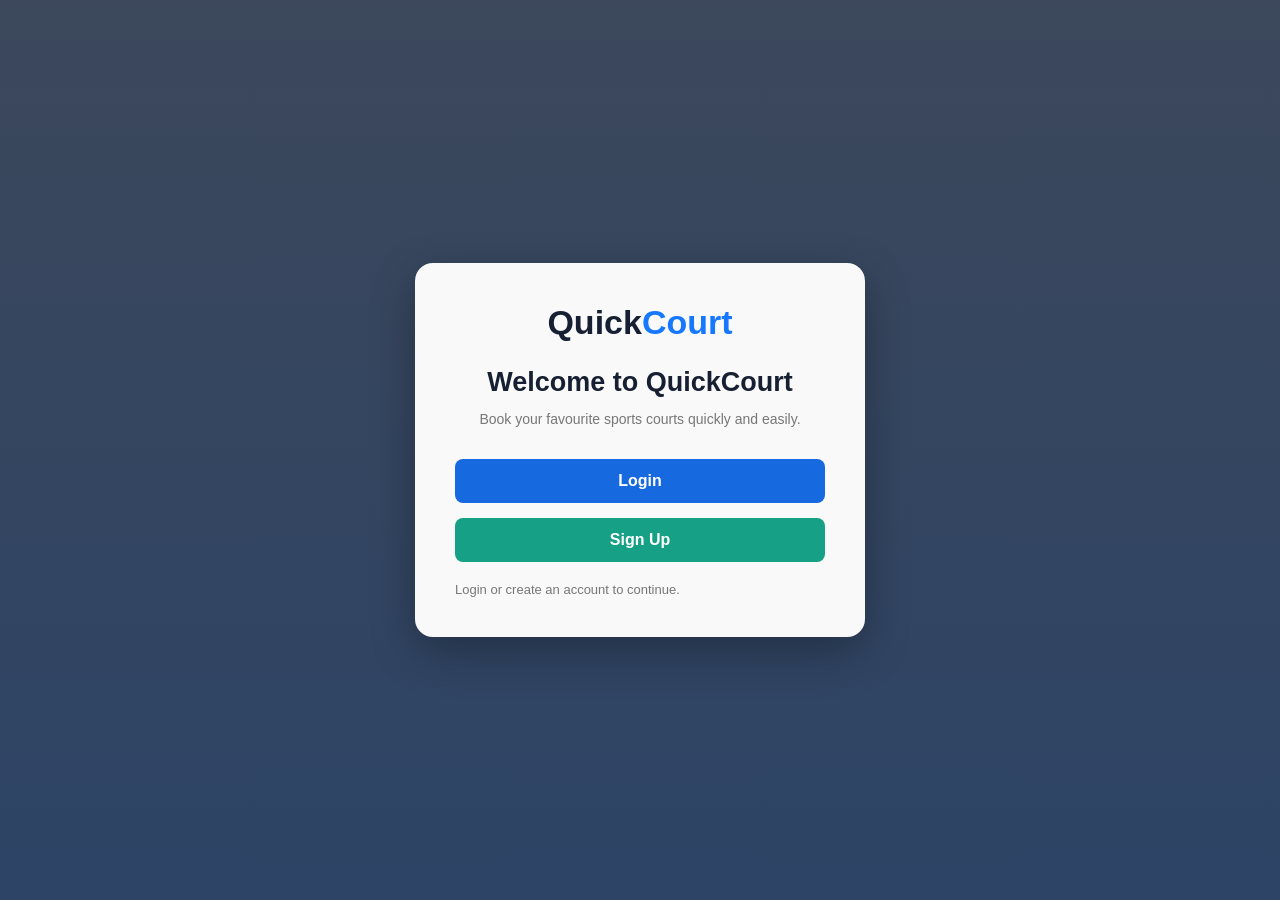
<file: index.html>
<!DOCTYPE html>
<html lang="en">
<head>
    <meta charset="UTF-8">
    <meta name="viewport" content="width=device-width, initial-scale=1.0">

    <title>Welcome to QuickCourt</title>

    <link rel="stylesheet" href="auth.css">
</head>

<body class="auth-page">

    <div class="auth-container">
        <div class="auth-card">

            <h1>Quick<span>Court</span></h1>

            <h2>Welcome to QuickCourt</h2>

            <p class="subtitle">
                Book your favourite sports courts quickly and easily.
            </p>

            <a href="login.html" class="auth-button">
                Login
            </a>

            <a href="signup.html" class="auth-button secondary-button">
                Sign Up
            </a>

            <p class="small-text">
                Login or create an account to continue.
            </p>

        </div>
    </div>

</body>
</html>
</file>
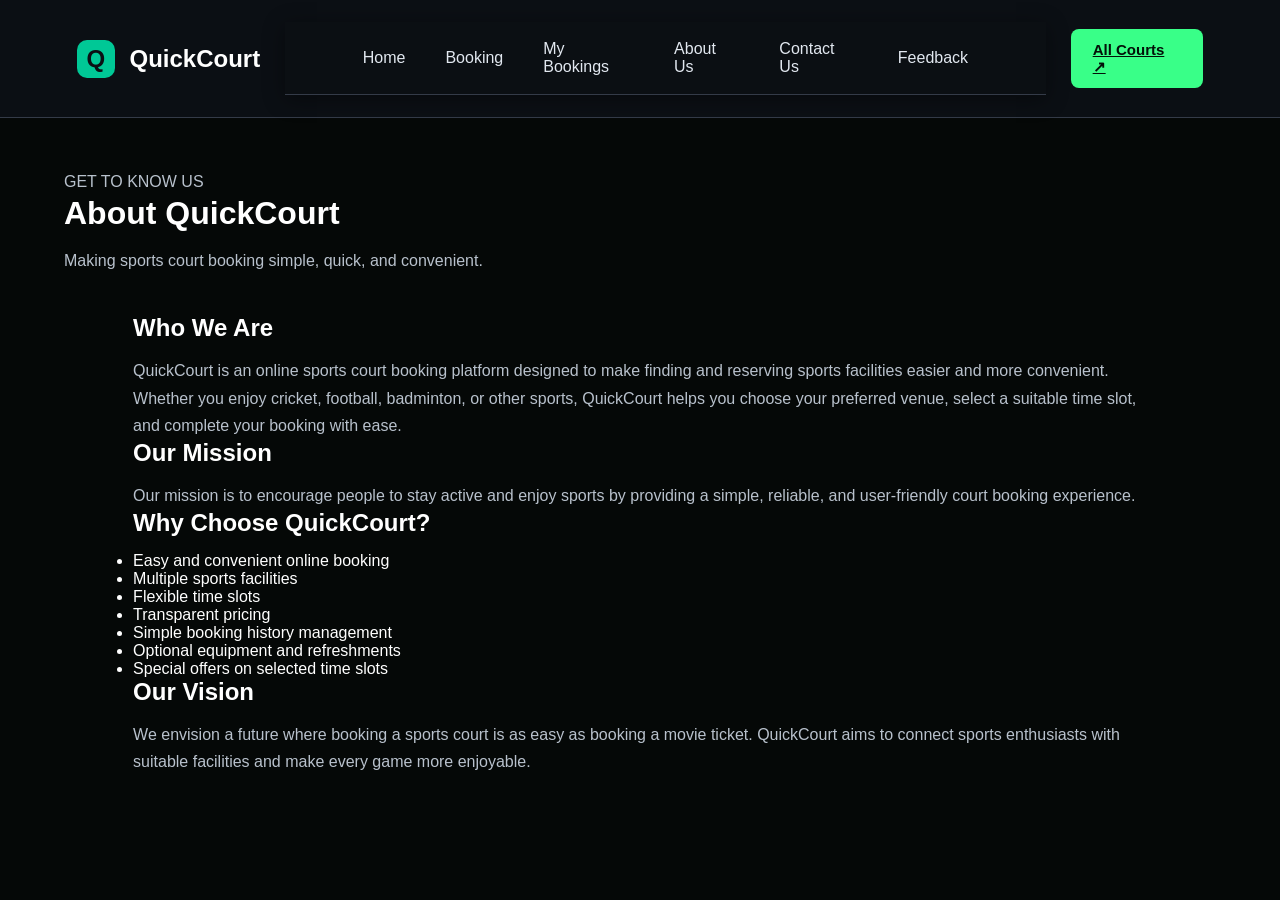
<file: about.html>
<!DOCTYPE html>
<html lang="en">

<head>
    <meta charset="UTF-8">
    <meta name="viewport" content="width=device-width, initial-scale=1.0">

    <title>About Us | QuickCourt</title>

    <link rel="stylesheet" href="style.css">
</head>

<body>

    <!-- Navigation -->
    <header class="site-header">

        <a href="index.html" class="brand">
            <span>Q</span>
            QuickCourt
        </a>

        <nav>
            <a href="index.html">Home</a>
            <a href="booking.html">Booking</a>
            <a href="history.html">My Bookings</a>
            <a href="about.html" class="active">About Us</a>
            <a href="contact.html">Contact Us</a>
            <a href="feedback.html">Feedback</a>
        </nav>

        <a href="index.html#courts" class="btn btn-primary btn-small">
            All Courts ↗
        </a>

    </header>


    <!-- About Us Content -->
    <main class="booking-page">

        <div class="page-heading">

            <p class="eyebrow">GET TO KNOW US</p>

            <h1>About QuickCourt</h1>

            <p>
                Making sports court booking simple, quick, and convenient.
            </p>

        </div>


        <section class="panel">

            <h2>Who We Are</h2>

            <p>
                QuickCourt is an online sports court booking platform
                designed to make finding and reserving sports facilities
                easier and more convenient.
            </p>

            <p>
                Whether you enjoy cricket, football, badminton, or other
                sports, QuickCourt helps you choose your preferred venue,
                select a suitable time slot, and complete your booking
                with ease.
            </p>


            <h2>Our Mission</h2>

            <p>
                Our mission is to encourage people to stay active and
                enjoy sports by providing a simple, reliable, and
                user-friendly court booking experience.
            </p>


            <h2>Why Choose QuickCourt?</h2>

            <ul>

                <li>Easy and convenient online booking</li>

                <li>Multiple sports facilities</li>

                <li>Flexible time slots</li>

                <li>Transparent pricing</li>

                <li>Simple booking history management</li>

                <li>Optional equipment and refreshments</li>

                <li>Special offers on selected time slots</li>

            </ul>


            <h2>Our Vision</h2>

            <p>
                We envision a future where booking a sports court is
                as easy as booking a movie ticket. QuickCourt aims to
                connect sports enthusiasts with suitable facilities
                and make every game more enjoyable.
            </p>

        </section>

    </main>


    <script src="script.js"></script>

</body>

</html>
</file>
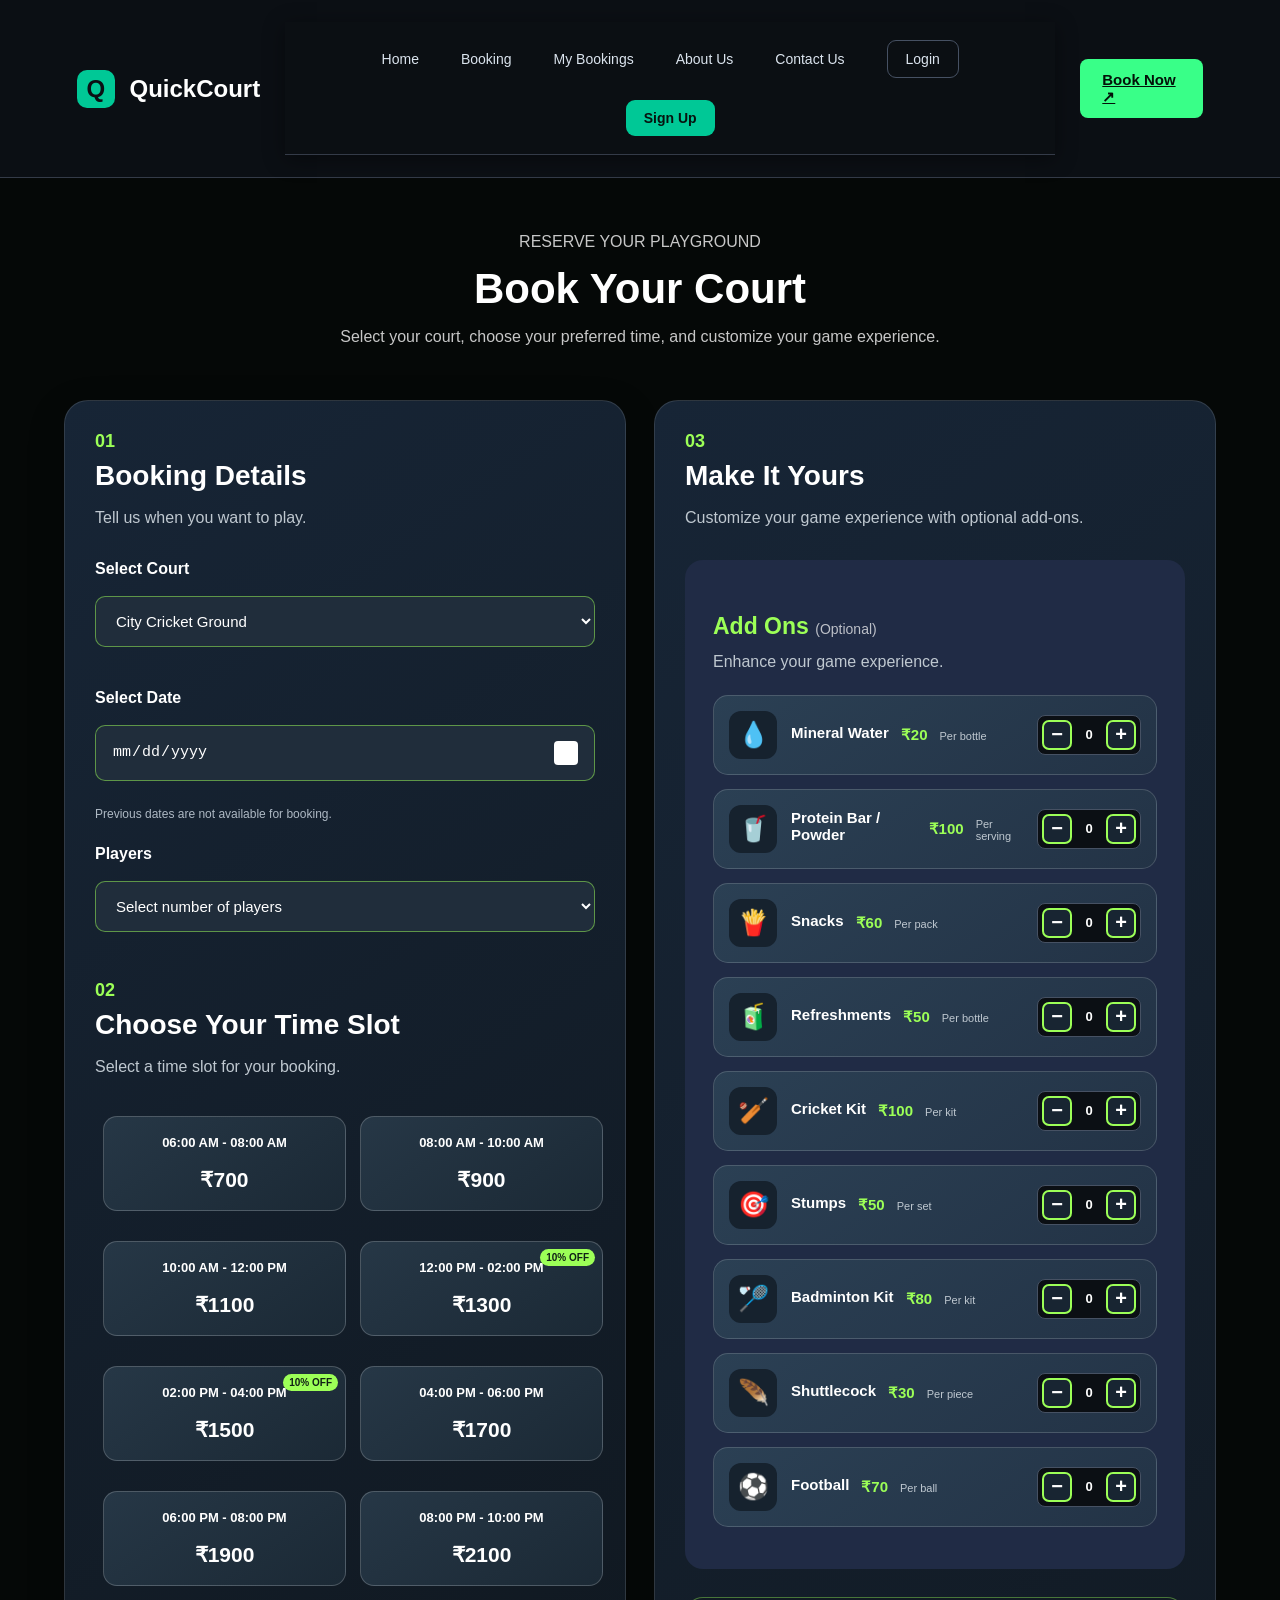
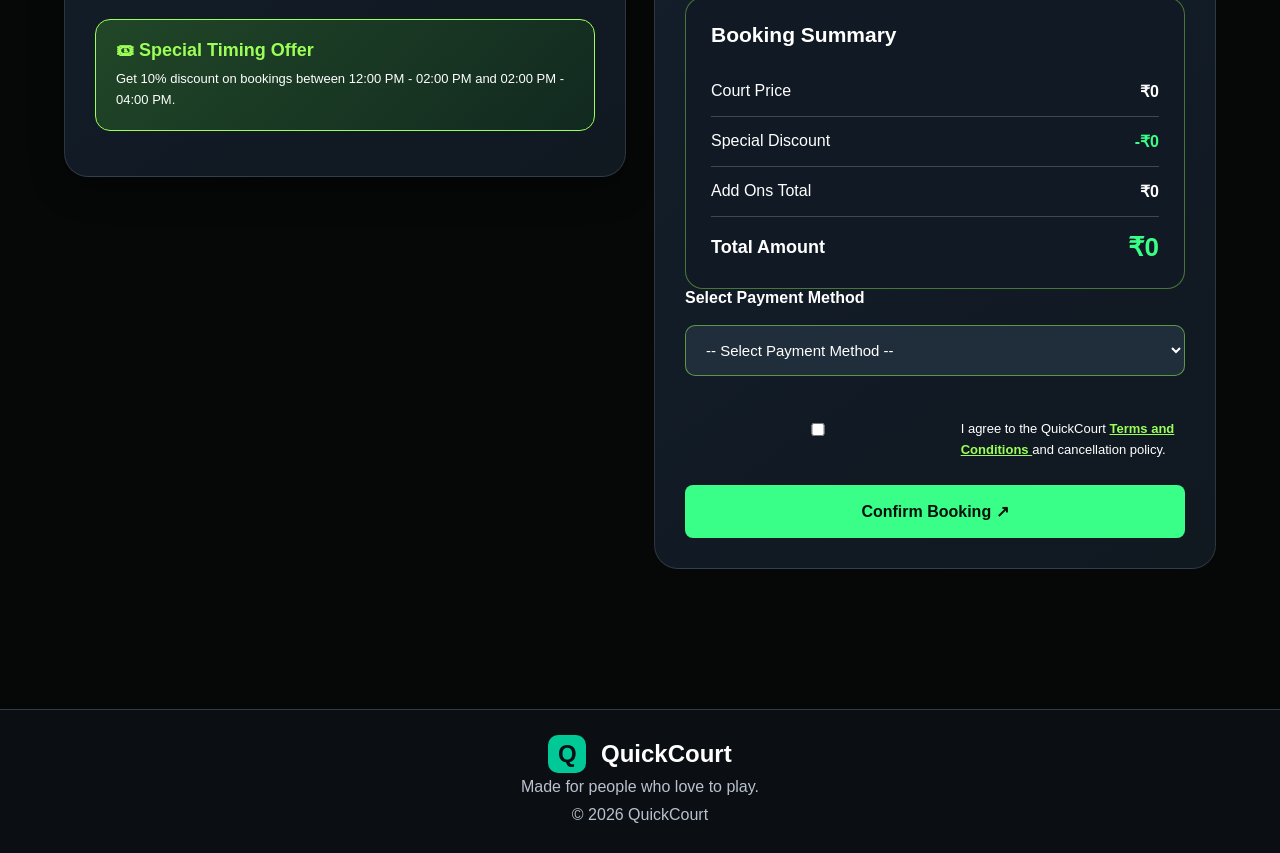
<file: booking.html>
<!DOCTYPE html>
<html lang="en">

<head>
    <meta charset="UTF-8">
    <meta name="viewport" content="width=device-width, initial-scale=1.0">

    <title>Book a Court | QuickCourt</title>

    <link rel="stylesheet" href="style.css">
</head>

<body>

    <!-- ================= NAVIGATION ================= -->

    <header class="site-header">

        <a href="index.html" class="brand">
            <span>Q</span>
            QuickCourt
        </a>

        <nav class="main-nav">
            <a href="index.html">Home</a>
            <a href="booking.html">Booking</a>
            <a href="history.html">My Bookings</a>
            <a href="about.html">About Us</a>
            <a href="contact.html">Contact Us</a>
            <a href="login.html" class="nav-login">Login</a>
            <a href="signup.html" class="nav-signup">Sign Up</a>
        </nav>

        <a href="booking.html" class="btn btn-primary btn-small">
            Book Now ↗
        </a>

    </header>


    <!-- ================= MAIN BOOKING PAGE ================= -->

    <main class="booking-page">

        <div class="booking-heading">

            <p class="eyebrow">
                RESERVE YOUR PLAYGROUND
            </p>

            <h1>
                Book Your Court
            </h1>

            <p>
                Select your court, choose your preferred time,
                and customize your game experience.
            </p>

        </div>


        <!-- TWO EQUAL COLUMNS -->

        <div class="booking-layout">


            <!-- ================= LEFT COLUMN ================= -->

            <section class="booking-details">

                <div class="step-number">
                    01
                </div>

                <h2>
                    Booking Details
                </h2>

                <p class="section-description">
                    Tell us when you want to play.
                </p>


                <!-- SELECT COURT -->

                <div class="form-group">

                    <label for="court">
                        Select Court
                    </label>

                    <select id="court" name="court" required>

                        <option value="City Cricket Ground">
                            City Cricket Ground
                        </option>

                        <option value="Urban Football Turf">
                            Urban Football Turf
                        </option>

                        <option value="Smash Badminton Arena">
                            Smash Badminton Arena
                        </option>

                    </select>

                </div>


                <!-- SELECT DATE -->

                <div class="form-group">

                    <label for="bookingDate">
                        Select Date
                    </label>

                    <input
                        type="date"
                        id="bookingDate"
                        name="bookingDate"
                        required
                    >

                    <small class="date-note">
                        Previous dates are not available for booking.
                    </small>

                </div>


                <!-- SELECT PLAYERS -->

                <div class="form-group">

                    <label for="players">
                        Players
                    </label>

                    <select id="players" name="players" required>

                        <option value="">
                            Select number of players
                        </option>

                        <option value="2">
                            2 players
                        </option>

                        <option value="3">
                            3 players
                        </option>

                        <option value="4">
                            4 players
                        </option>

                        <option value="5">
                            5 players
                        </option>

                        <option value="6">
                            6 players
                        </option>

                        <option value="7">
                            7 players
                        </option>

                        <option value="8">
                            8 players
                        </option>

                        <option value="9">
                            9 players
                        </option>

                        <option value="10">
                            10 players
                        </option>

                        <option value="11">
                            11 players
                        </option>

                        <option value="12">
                            12 players
                        </option>

                    </select>

                </div>


                <!-- TIME SLOTS DIRECTLY BELOW PLAYERS -->

                <div class="time-section">

                    <div class="step-number">
                        02
                    </div>

                    <h2>
                        Choose Your Time Slot
                    </h2>

                    <p class="section-description">
                        Select a time slot for your booking.
                    </p>


                    <input
                        type="hidden"
                        id="bookingTime"
                        name="bookingTime"
                    >


                    <div class="time-slot-grid">

                        <button
                            type="button"
                            class="time-slot"
                            data-time="06:00 AM - 08:00 AM"
                            data-price="700"
                        >
                            <span>06:00 AM - 08:00 AM</span>
                            <strong>₹700</strong>
                        </button>


                        <button
                            type="button"
                            class="time-slot"
                            data-time="08:00 AM - 10:00 AM"
                            data-price="900"
                        >
                            <span>08:00 AM - 10:00 AM</span>
                            <strong>₹900</strong>
                        </button>


                        <button
                            type="button"
                            class="time-slot"
                            data-time="10:00 AM - 12:00 PM"
                            data-price="1100"
                        >
                            <span>10:00 AM - 12:00 PM</span>
                            <strong>₹1100</strong>
                        </button>


                        <button
                            type="button"
                            class="time-slot special-slot"
                            data-time="12:00 PM - 02:00 PM"
                            data-price="1300"
                        >
                            <span>12:00 PM - 02:00 PM</span>
                            <small>10% OFF</small>
                            <strong>₹1300</strong>
                        </button>


                        <button
                            type="button"
                            class="time-slot special-slot"
                            data-time="02:00 PM - 04:00 PM"
                            data-price="1500"
                        >
                            <span>02:00 PM - 04:00 PM</span>
                            <small>10% OFF</small>
                            <strong>₹1500</strong>
                        </button>


                        <button
                            type="button"
                            class="time-slot"
                            data-time="04:00 PM - 06:00 PM"
                            data-price="1700"
                        >
                            <span>04:00 PM - 06:00 PM</span>
                            <strong>₹1700</strong>
                        </button>


                        <button
                            type="button"
                            class="time-slot"
                            data-time="06:00 PM - 08:00 PM"
                            data-price="1900"
                        >
                            <span>06:00 PM - 08:00 PM</span>
                            <strong>₹1900</strong>
                        </button>


                        <button
                            type="button"
                            class="time-slot"
                            data-time="08:00 PM - 10:00 PM"
                            data-price="2100"
                        >
                            <span>08:00 PM - 10:00 PM</span>
                            <strong>₹2100</strong>
                        </button>

                    </div>


                    <!-- SPECIAL OFFER -->

                    <div class="special-offer">

                        <h3>
                            🎟 Special Timing Offer
                        </h3>

                        <p>
                            Get 10% discount on bookings between
                            12:00 PM - 02:00 PM and
                            02:00 PM - 04:00 PM.
                        </p>

                    </div>

                </div>

            </section>



            <!-- ================= RIGHT COLUMN ================= -->

            <section class="customization-section">

                <div class="step-number">
                    03
                </div>

                <h2>
                    Make It Yours
                </h2>

                <p class="section-description">
                    Customize your game experience with optional add-ons.
                </p>


                <!-- ADD-ONS / EQUIPMENT -->

                <div class="addons-section">

                    <h3>
                        Add Ons
                        <span>(Optional)</span>
                    </h3>

                    <p class="addon-description">
                        Enhance your game experience.
                    </p>


                    <!-- MINERAL WATER -->

                    <div class="addon-card">

                        <div class="addon-icon">
                            💧
                        </div>

                        <div class="addon-info">

                            <h4>
                                Mineral Water
                            </h4>

                            <strong>
                                ₹20
                            </strong>

                            <small>
                                Per bottle
                            </small>

                        </div>

                        <div class="quantity-control">

                            <button
                                type="button"
                                onclick="changeAddon('water', -1)"
                            >
                                −
                            </button>

                            <span id="water-qty">
                                0
                            </span>

                            <button
                                type="button"
                                onclick="changeAddon('water', 1)"
                            >
                                +
                            </button>

                        </div>

                    </div>


                    <!-- PROTEIN -->

                    <div class="addon-card">

                        <div class="addon-icon">
                            🥤
                        </div>

                        <div class="addon-info">

                            <h4>
                                Protein Bar / Powder
                            </h4>

                            <strong>
                                ₹100
                            </strong>

                            <small>
                                Per serving
                            </small>

                        </div>

                        <div class="quantity-control">

                            <button
                                type="button"
                                onclick="changeAddon('protein', -1)"
                            >
                                −
                            </button>

                            <span id="protein-qty">
                                0
                            </span>

                            <button
                                type="button"
                                onclick="changeAddon('protein', 1)"
                            >
                                +
                            </button>

                        </div>

                    </div>


                    <!-- SNACKS -->

                    <div class="addon-card">

                        <div class="addon-icon">
                            🍟
                        </div>

                        <div class="addon-info">

                            <h4>
                                Snacks
                            </h4>

                            <strong>
                                ₹60
                            </strong>

                            <small>
                                Per pack
                            </small>

                        </div>

                        <div class="quantity-control">

                            <button
                                type="button"
                                onclick="changeAddon('snacks', -1)"
                            >
                                −
                            </button>

                            <span id="snacks-qty">
                                0
                            </span>

                            <button
                                type="button"
                                onclick="changeAddon('snacks', 1)"
                            >
                                +
                            </button>

                        </div>

                    </div>


                    <!-- REFRESHMENTS -->

                    <div class="addon-card">

                        <div class="addon-icon">
                            🧃
                        </div>

                        <div class="addon-info">

                            <h4>
                                Refreshments
                            </h4>

                            <strong>
                                ₹50
                            </strong>

                            <small>
                                Per bottle
                            </small>

                        </div>

                        <div class="quantity-control">

                            <button
                                type="button"
                                onclick="changeAddon('refreshments', -1)"
                            >
                                −
                            </button>

                            <span id="refreshments-qty">
                                0
                            </span>

                            <button
                                type="button"
                                onclick="changeAddon('refreshments', 1)"
                            >
                                +
                            </button>

                        </div>

                    </div>


                    <!-- CRICKET KIT -->

                    <div class="addon-card equipment-addon">

                        <div class="addon-icon">
                            🏏
                        </div>

                        <div class="addon-info">

                            <h4>
                                Cricket Kit
                            </h4>

                            <strong>
                                ₹100
                            </strong>

                            <small>
                                Per kit
                            </small>

                        </div>

                        <div class="quantity-control">

                            <button
                                type="button"
                                onclick="changeAddon('cricketKit', -1)"
                            >
                                −
                            </button>

                            <span id="cricketKit-qty">
                                0
                            </span>

                            <button
                                type="button"
                                onclick="changeAddon('cricketKit', 1)"
                            >
                                +
                            </button>

                        </div>

                    </div>


                    <!-- STUMPS -->

                    <div class="addon-card equipment-addon">

                        <div class="addon-icon">
                            🎯
                        </div>

                        <div class="addon-info">

                            <h4>
                                Stumps
                            </h4>

                            <strong>
                                ₹50
                            </strong>

                            <small>
                                Per set
                            </small>

                        </div>

                        <div class="quantity-control">

                            <button
                                type="button"
                                onclick="changeAddon('stumps', -1)"
                            >
                                −
                            </button>

                            <span id="stumps-qty">
                                0
                            </span>

                            <button
                                type="button"
                                onclick="changeAddon('stumps', 1)"
                            >
                                +
                            </button>

                        </div>

                    </div>


                    <!-- BADMINTON KIT -->

                    <div class="addon-card equipment-addon">

                        <div class="addon-icon">
                            🏸
                        </div>

                        <div class="addon-info">

                            <h4>
                                Badminton Kit
                            </h4>

                            <strong>
                                ₹80
                            </strong>

                            <small>
                                Per kit
                            </small>

                        </div>

                        <div class="quantity-control">

                            <button
                                type="button"
                                onclick="changeAddon('badmintonKit', -1)"
                            >
                                −
                            </button>

                            <span id="badmintonKit-qty">
                                0
                            </span>

                            <button
                                type="button"
                                onclick="changeAddon('badmintonKit', 1)"
                            >
                                +
                            </button>

                        </div>

                    </div>


                    <!-- SHUTTLECOCK -->

                    <div class="addon-card equipment-addon">

                        <div class="addon-icon">
                            🪶
                        </div>

                        <div class="addon-info">

                            <h4>
                                Shuttlecock
                            </h4>

                            <strong>
                                ₹30
                            </strong>

                            <small>
                                Per piece
                            </small>

                        </div>

                        <div class="quantity-control">

                            <button
                                type="button"
                                onclick="changeAddon('shuttleCock', -1)"
                            >
                                −
                            </button>

                            <span id="shuttleCock-qty">
                                0
                            </span>

                            <button
                                type="button"
                                onclick="changeAddon('shuttleCock', 1)"
                            >
                                +
                            </button>

                        </div>

                    </div>


                    <!-- FOOTBALL -->

                    <div class="addon-card equipment-addon">

                        <div class="addon-icon">
                            ⚽
                        </div>

                        <div class="addon-info">

                            <h4>
                                Football
                            </h4>

                            <strong>
                                ₹70
                            </strong>

                            <small>
                                Per ball
                            </small>

                        </div>

                        <div class="quantity-control">

                            <button
                                type="button"
                                onclick="changeAddon('football', -1)"
                            >
                                −
                            </button>

                            <span id="football-qty">
                                0
                            </span>

                            <button
                                type="button"
                                onclick="changeAddon('football', 1)"
                            >
                                +
                            </button>

                        </div>

                    </div>

                </div>



                <!-- ================= BOOKING SUMMARY ================= -->

                <div class="price-summary">

                    <h3>
                        Booking Summary
                    </h3>

                    <div class="summary-row">

                        <span>
                            Court Price
                        </span>

                        <strong id="court-price">
                            ₹0
                        </strong>

                    </div>


                    <div class="summary-row">

                        <span>
                            Special Discount
                        </span>

                        <strong
                            id="discount-amount"
                            class="discount-text"
                        >
                            ₹0
                        </strong>

                    </div>


                    <div class="summary-row">

                        <span>
                            Add Ons Total
                        </span>

                        <strong id="addons-total">
                            ₹0
                        </strong>

                    </div>


                    <div class="summary-row total-row">

                        <span>
                            Total Amount
                        </span>

                        <strong id="total-amount">
                            ₹0
                        </strong>

                    </div>

                </div>



                <!-- PAYMENT METHOD -->

                <div class="form-group">

                    <label for="paymentMethod">
                        Select Payment Method
                    </label>

                    <select
                        id="paymentMethod"
                        name="paymentMethod"
                        required
                    >

                        <option value="">
                            -- Select Payment Method --
                        </option>

                        <option value="UPI">
                            UPI
                        </option>

                        <option value="Credit/Debit Card">
                            Credit/Debit Card
                        </option>

                        <option value="Net Banking">
                            Net Banking
                        </option>

                        <option value="Pay Later">
                            Pay Later — 50% Deposit
                        </option>

                    </select>


                    <div
                        id="deposit-info"
                        class="deposit-info"
                    >

                        <strong>
                            Pay Later Option
                        </strong>

                        <p>
                            Pay 50% of the total amount now.
                            The remaining 50% can be paid at the venue.
                        </p>

                        <p>
                            <strong>
                                Deposit Required:
                            </strong>

                            <span id="deposit-amount">
                                ₹0
                            </span>
                        </p>

                        <p>
                            <strong>
                                Remaining Amount:
                            </strong>

                            <span id="remaining-amount">
                                ₹0
                            </span>
                        </p>

                    </div>

                </div>



                <!-- TERMS AND CONDITIONS -->

                <div class="terms-box">

                    <label class="terms-label">

                        <input
                            type="checkbox"
                            id="terms"
                            required
                        >

                        <span>
                            I agree to the QuickCourt

                            <a
                                href="terms.html"
                                target="_blank"
                            >
                                Terms and Conditions
                            </a>

                            and cancellation policy.
                        </span>

                    </label>

                </div>



                <!-- CONFIRM BOOKING -->

                <button
                    type="button"
                    id="confirm-booking"
                    class="btn btn-primary confirm-btn"
                >
                    Confirm Booking ↗
                </button>

            </section>

        </div>

    </main>



    <!-- ================= FOOTER ================= -->

    <footer>

        <div class="brand">
            <span>Q</span>
            QuickCourt
        </div>

        <p>
            Made for people who love to play.
        </p>

        <p>
            © 2026 QuickCourt
        </p>

    </footer>


    <script src="script.js"></script>

</body>

</html>
</file>
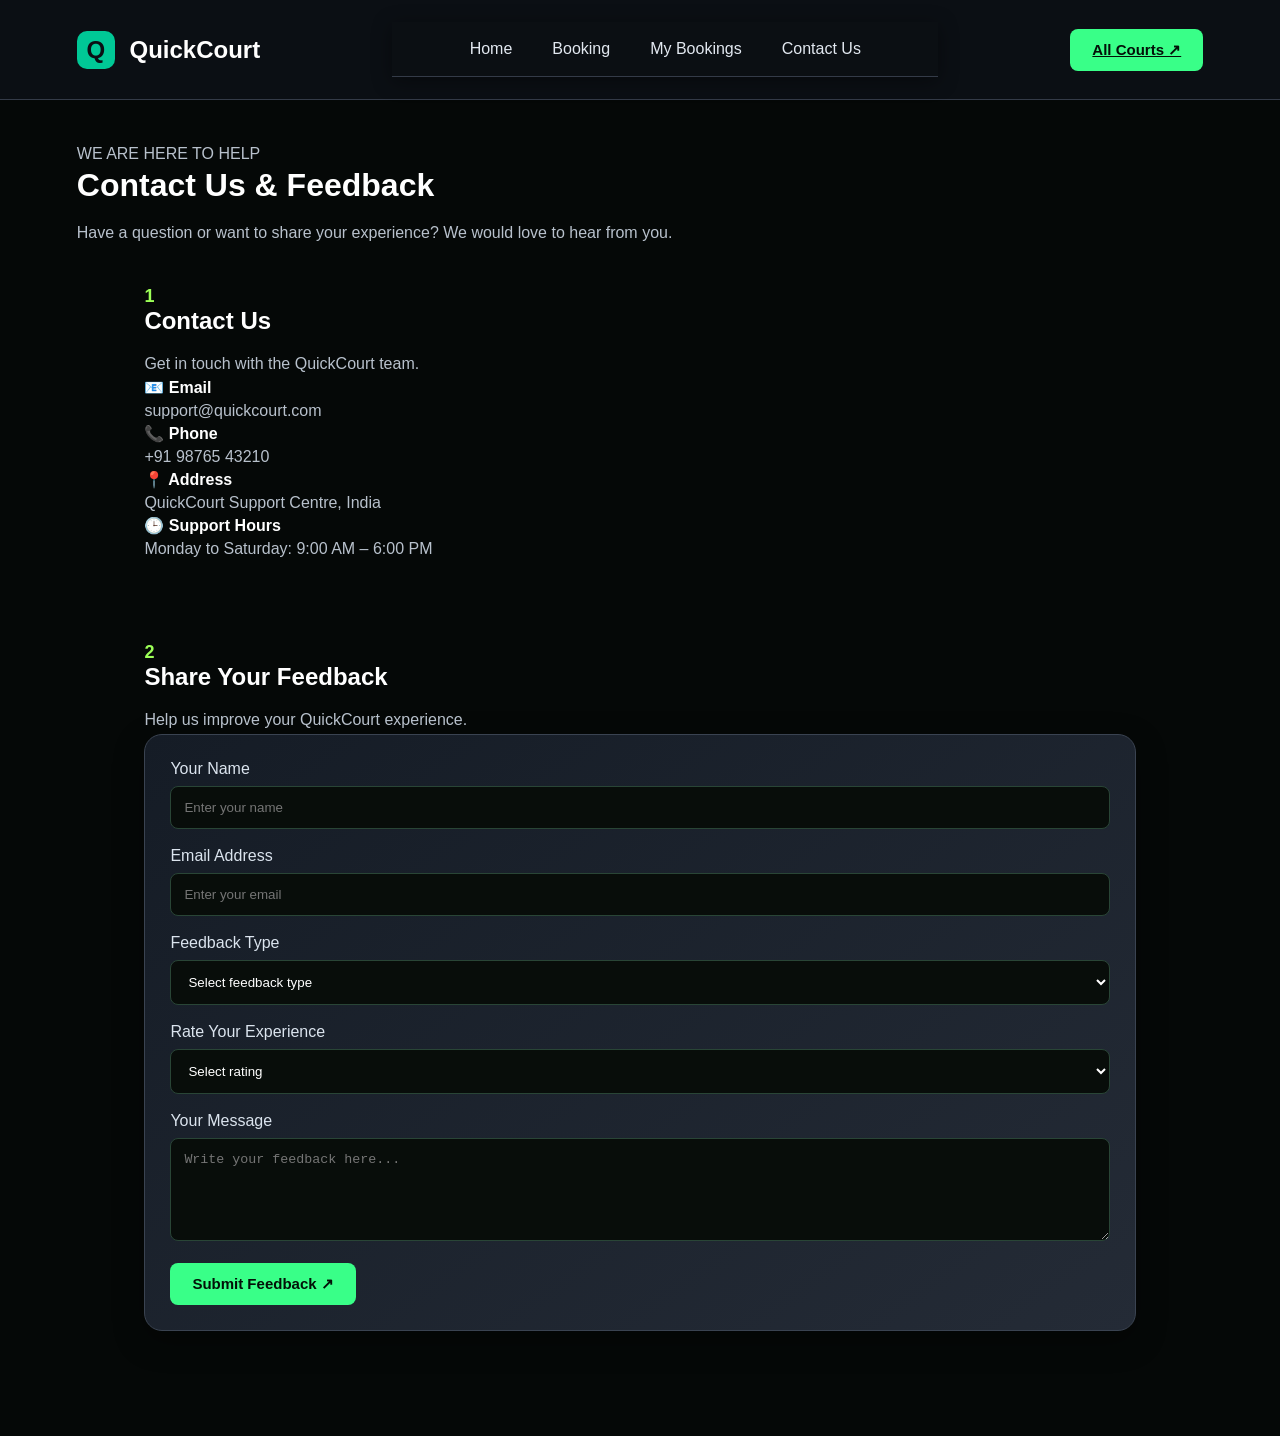
<file: contact.html>
<!DOCTYPE html>
<html lang="en">

<head>
    <meta charset="UTF-8">
    <meta name="viewport" content="width=device-width, initial-scale=1.0">

    <title>Contact Us | QuickCourt</title>

    <link rel="stylesheet" href="style.css">
</head>

<body>

    <!-- Navigation -->
    <header class="site-header">

        <a href="index.html" class="brand">
            <span>Q</span>
            QuickCourt
        </a>

        <nav>
            <a href="index.html">Home</a>
            <a href="booking.html">Booking</a>
            <a href="history.html">My Bookings</a>
            <a href="contact.html" class="active">Contact Us</a>
        </nav>

        <a href="index.html#courts" class="btn btn-primary btn-small">
            All Courts ↗
        </a>

    </header>


    <main class="contact-page">

        <div class="page-heading">

            <p class="eyebrow">WE ARE HERE TO HELP</p>

            <h1>Contact Us & Feedback</h1>

            <p>
                Have a question or want to share your experience?
                We would love to hear from you.
            </p>

        </div>


        <div class="contact-layout">

            <!-- Contact Us Section -->
            <section class="panel">

                <div class="panel-heading">

                    <span class="step-number">1</span>

                    <div>
                        <h2>Contact Us</h2>
                        <p>Get in touch with the QuickCourt team.</p>
                    </div>

                </div>


                <div class="contact-item">
                    <strong>📧 Email</strong>
                    <p>support@quickcourt.com</p>
                </div>


                <div class="contact-item">
                    <strong>📞 Phone</strong>
                    <p>+91 98765 43210</p>
                </div>


                <div class="contact-item">
                    <strong>📍 Address</strong>
                    <p>QuickCourt Support Centre, India</p>
                </div>


                <div class="contact-item">
                    <strong>🕒 Support Hours</strong>
                    <p>Monday to Saturday: 9:00 AM – 6:00 PM</p>
                </div>

            </section>


            <!-- Feedback Section -->
            <section class="panel">

                <div class="panel-heading">

                    <span class="step-number">2</span>

                    <div>
                        <h2>Share Your Feedback</h2>
                        <p>Help us improve your QuickCourt experience.</p>
                    </div>

                </div>


                <form id="feedbackForm">

                    <label for="feedbackName">
                        Your Name
                    </label>

                    <input
                        type="text"
                        id="feedbackName"
                        placeholder="Enter your name"
                        required
                    >


                    <label for="feedbackEmail">
                        Email Address
                    </label>

                    <input
                        type="email"
                        id="feedbackEmail"
                        placeholder="Enter your email"
                        required
                    >


                    <label for="feedbackType">
                        Feedback Type
                    </label>

                    <select id="feedbackType" required>

                        <option value="">
                            Select feedback type
                        </option>

                        <option>Website Experience</option>
                        <option>Booking Experience</option>
                        <option>Venue Experience</option>
                        <option>Suggestion</option>
                        <option>Complaint</option>
                        <option>Other</option>

                    </select>


                    <label for="rating">
                        Rate Your Experience
                    </label>

                    <select id="rating" required>

                        <option value="">
                            Select rating
                        </option>

                        <option>⭐⭐⭐⭐⭐ Excellent</option>
                        <option>⭐⭐⭐⭐ Good</option>
                        <option>⭐⭐⭐ Average</option>
                        <option>⭐⭐ Poor</option>
                        <option>⭐ Very Poor</option>

                    </select>


                    <label for="feedbackMessage">
                        Your Message
                    </label>

                    <textarea
                        id="feedbackMessage"
                        rows="5"
                        placeholder="Write your feedback here..."
                        required
                    ></textarea>


                    <button
                        type="submit"
                        class="btn btn-primary full"
                    >
                        Submit Feedback ↗
                    </button>

                </form>

            </section>

        </div>

    </main>


    <script src="contact.js"></script>

</body>

</html>
</file>
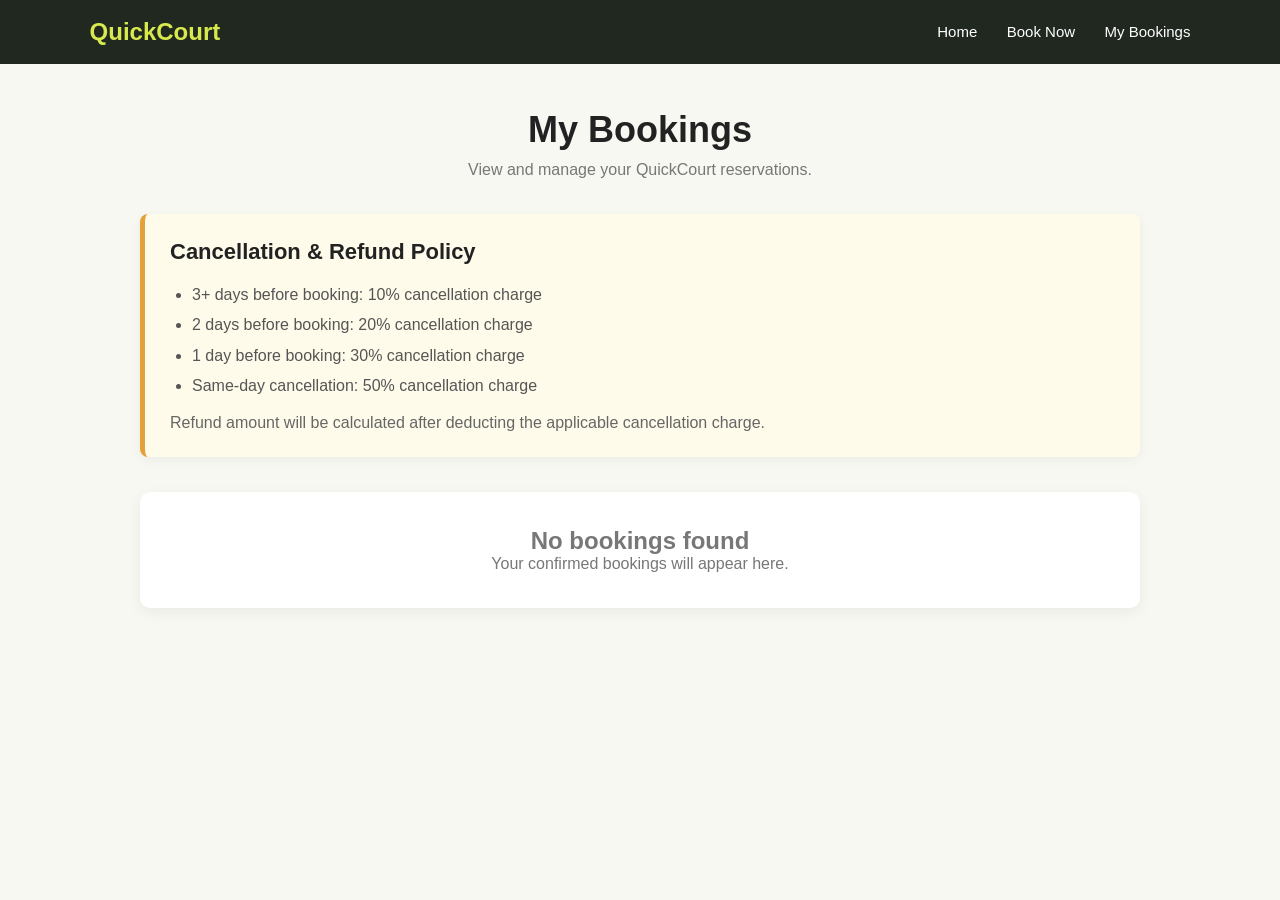
<file: history.html>
<!DOCTYPE html>
<html lang="en">

<head>
    <meta charset="UTF-8">
    <meta name="viewport" content="width=device-width, initial-scale=1.0">

    <title>QuickCourt - Booking History</title>

    <style>
        * {
            margin: 0;
            padding: 0;
            box-sizing: border-box;
            font-family: Arial, sans-serif;
        }

        body {
            background: #f7f8f2;
            color: #222;
            min-height: 100vh;
        }

        /* Navigation Bar */

        nav {
            background: #202820;
            color: white;
            padding: 18px 7%;
            display: flex;
            justify-content: space-between;
            align-items: center;
        }

        nav h2 {
            color: #d8e94d;
        }

        nav a {
            color: white;
            text-decoration: none;
            margin-left: 25px;
            font-size: 15px;
        }

        nav a:hover {
            color: #d8e94d;
        }

        /* Main Container */

        .container {
            width: 90%;
            max-width: 1000px;
            margin: 45px auto;
        }

        .page-heading {
            text-align: center;
            margin-bottom: 35px;
        }

        .page-heading h1 {
            font-size: 36px;
            margin-bottom: 10px;
        }

        .page-heading p {
            color: #777;
            font-size: 16px;
        }

        /* Cancellation Policy */

        .policy-box {
            background: #fffbea;
            border-left: 5px solid #e4a13a;
            padding: 25px;
            margin-bottom: 35px;
            border-radius: 8px;
            box-shadow: 0 3px 12px rgba(0, 0, 0, 0.05);
        }

        .policy-box h2 {
            margin-bottom: 15px;
            font-size: 22px;
        }

        .policy-box ul {
            padding-left: 22px;
            line-height: 1.9;
            color: #555;
        }

        .policy-box p {
            margin-top: 12px;
            color: #666;
        }

        /* Booking Cards */

        #bookingContainer {
            display: flex;
            flex-direction: column;
            gap: 25px;
        }

        .history-card {
            background: white;
            padding: 28px;
            border-radius: 12px;
            box-shadow: 0 5px 18px rgba(0, 0, 0, 0.08);
            border: 1px solid #eeeeee;
        }

        .history-card-top {
            display: flex;
            justify-content: space-between;
            align-items: center;
            gap: 15px;
            margin-bottom: 20px;
            border-bottom: 1px solid #eeeeee;
            padding-bottom: 15px;
        }

        .history-card h2 {
            font-size: 23px;
            color: #222;
        }

        .history-card p {
            margin: 12px 0;
            color: #555;
            font-size: 16px;
        }

        .history-card strong {
            color: #222;
        }

        /* Status */

        .status {
            padding: 7px 13px;
            border-radius: 20px;
            font-size: 13px;
            font-weight: bold;
            white-space: nowrap;
        }

        .confirmed {
            background: #e3f7df;
            color: #287a22;
        }

        .cancelled {
            background: #ffe1e1;
            color: #bd2929;
        }

        /* Buttons */

        .cancel-btn {
            background: #d93434;
            color: white;
            border: none;
            padding: 12px 20px;
            border-radius: 6px;
            cursor: pointer;
            font-size: 15px;
            margin-top: 18px;
        }

        .cancel-btn:hover {
            background: #b82020;
        }

        .cancel-btn:disabled {
            background: #999;
            cursor: not-allowed;
        }

        .cancelled-message {
            background: #fff0f0;
            color: #c62828 !important;
            padding: 12px;
            border-radius: 6px;
            font-weight: bold;
            margin-top: 18px !important;
        }

        .refund-box {
            background: #eef9ed;
            color: #26752b;
            padding: 15px;
            border-radius: 7px;
            margin-top: 15px;
            line-height: 1.8;
        }

        .empty-message {
            text-align: center;
            background: white;
            padding: 35px;
            border-radius: 10px;
            color: #777;
            box-shadow: 0 4px 15px rgba(0, 0, 0, 0.06);
        }

        /* Mobile Responsive */

        @media (max-width: 600px) {

            nav {
                flex-direction: column;
                gap: 15px;
            }

            nav a {
                margin: 0 8px;
            }

            .page-heading h1 {
                font-size: 28px;
            }

            .history-card {
                padding: 20px;
            }

            .history-card-top {
                align-items: flex-start;
                flex-direction: column;
            }
        }
    </style>
</head>

<body>

    <!-- Navigation -->

    <nav>
        <h2>QuickCourt</h2>

        <div>
            <a href="index.html">Home</a>
            <a href="booking.html">Book Now</a>
            <a href="history.html">My Bookings</a>
        </div>
    </nav>

    <!-- Main Content -->

    <main class="container">

        <div class="page-heading">
            <h1>My Bookings</h1>
            <p>View and manage your QuickCourt reservations.</p>
        </div>

        <!-- Cancellation Policy -->

        <section class="policy-box">

            <h2>Cancellation & Refund Policy</h2>

            <ul>
                <li>3+ days before booking: 10% cancellation charge</li>
                <li>2 days before booking: 20% cancellation charge</li>
                <li>1 day before booking: 30% cancellation charge</li>
                <li>Same-day cancellation: 50% cancellation charge</li>
            </ul>

            <p>
                Refund amount will be calculated after deducting
                the applicable cancellation charge.
            </p>

        </section>

        <!-- Bookings Will Appear Here -->

        <section id="bookingContainer"></section>

    </main>

    <script>

        document.addEventListener("DOMContentLoaded", function () {
            displayBookings();
        });


        /* Convert date into a valid Date object */

        function convertToDate(dateString) {

            if (!dateString) {
                return null;
            }

            let dateParts;

            // Format: DD-MM-YYYY

            if (dateString.includes("-")) {

                dateParts = dateString.split("-");

                if (dateParts[0].length === 2) {

                    return new Date(
                        Number(dateParts[2]),
                        Number(dateParts[1]) - 1,
                        Number(dateParts[0])
                    );

                } else {

                    // Format: YYYY-MM-DD

                    return new Date(
                        Number(dateParts[0]),
                        Number(dateParts[1]) - 1,
                        Number(dateParts[2])
                    );
                }
            }

            return new Date(dateString);
        }


        /* Calculate cancellation charge */

        function calculateCancellationCharge(bookingDate) {

            const today = new Date();

            today.setHours(0, 0, 0, 0);

            const selectedDate = convertToDate(bookingDate);

            if (!selectedDate || isNaN(selectedDate.getTime())) {
                return 50;
            }

            selectedDate.setHours(0, 0, 0, 0);

            const differenceInMilliseconds =
                selectedDate.getTime() - today.getTime();

            const differenceInDays =
                Math.ceil(
                    differenceInMilliseconds / (1000 * 60 * 60 * 24)
                );

            if (differenceInDays >= 3) {
                return 10;
            } else if (differenceInDays === 2) {
                return 20;
            } else if (differenceInDays === 1) {
                return 30;
            } else {
                return 50;
            }
        }


        /* Display all bookings */

        function displayBookings() {

            const bookingContainer =
                document.getElementById("bookingContainer");

            bookingContainer.innerHTML = "";

            let bookings =
                JSON.parse(
                    localStorage.getItem("quickcourtBookings")
                ) || [];

            if (bookings.length === 0) {

                bookingContainer.innerHTML = `
                    <div class="empty-message">
                        <h2>No bookings found</h2>
                        <p>Your confirmed bookings will appear here.</p>
                    </div>
                `;

                return;
            }

            // Display latest booking first

            bookings.reverse().forEach(function (booking) {

                const bookingCard =
                    document.createElement("div");

                bookingCard.className = "history-card";

                const bookingStatus =
                    booking.status || "Confirmed";

                const amount =
                    Number(
                        String(booking.amount || 0)
                            .replace(/[₹,]/g, "")
                    );

                let actionSection = "";

                if (bookingStatus !== "Cancelled") {

                    actionSection = `
                        <button
                            class="cancel-btn"
                            onclick="cancelBooking('${booking.id}')">
                            Cancel Booking
                        </button>
                    `;

                } else {

                    actionSection = `
                        <p class="cancelled-message">
                            This booking has been cancelled.
                        </p>
                    `;

                    if (booking.refundAmount !== undefined) {

                        actionSection += `
                            <div class="refund-box">
                                <strong>Cancellation Charge:</strong>
                                ₹${booking.cancellationCharge || 0}
                                <br>

                                <strong>Refund Amount:</strong>
                                ₹${booking.refundAmount || 0}
                            </div>
                        `;
                    }
                }

                bookingCard.innerHTML = `

                    <div class="history-card-top">

                        <h2>
                            ${booking.courtName || "QuickCourt"}
                        </h2>

                        <span class="status ${
                            bookingStatus === "Cancelled"
                                ? "cancelled"
                                : "confirmed"
                        }">

                            ${bookingStatus}

                        </span>

                    </div>

                    <p>
                        <strong>Booking Date:</strong>
                        ${booking.date || "Not available"}
                    </p>

                    <p>
                        <strong>Time Slot:</strong>
                        ${booking.time || "Not available"}
                    </p>

                    <p>
                        <strong>Amount:</strong>
                        ₹${amount}
                    </p>

                    <p>
                        <strong>Payment Method:</strong>
                        ${booking.payment || "Not available"}
                    </p>

                    ${actionSection}

                `;

                bookingContainer.appendChild(bookingCard);

            });
        }


        /* Cancel Booking */

        function cancelBooking(bookingId) {

            let bookings =
                JSON.parse(
                    localStorage.getItem("quickcourtBookings")
                ) || [];

            const bookingIndex =
                bookings.findIndex(function (booking) {

                    return String(booking.id) === String(bookingId);

                });

            if (bookingIndex === -1) {

                alert("Booking not found.");

                return;
            }

            const booking = bookings[bookingIndex];

            if (booking.status === "Cancelled") {

                alert("This booking is already cancelled.");

                return;
            }

            const originalAmount =
                Number(
                    String(booking.amount || 0)
                        .replace(/[₹,]/g, "")
                );

            const chargePercentage =
                calculateCancellationCharge(booking.date);

            const cancellationCharge =
                Math.round(
                    originalAmount * chargePercentage / 100
                );

            const refundAmount =
                originalAmount - cancellationCharge;

            const confirmationMessage =

                "Are you sure you want to cancel this booking?\n\n" +

                "Booking Amount: ₹" + originalAmount + "\n" +

                "Cancellation Charge: " +
                chargePercentage + "% = ₹" +
                cancellationCharge + "\n\n" +

                "Refund Amount: ₹" + refundAmount;

            const userConfirmed =
                confirm(confirmationMessage);

            if (!userConfirmed) {
                return;
            }

            // Update booking information

            bookings[bookingIndex].status = "Cancelled";

            bookings[bookingIndex].cancellationPercentage =
                chargePercentage;

            bookings[bookingIndex].cancellationCharge =
                cancellationCharge;

            bookings[bookingIndex].refundAmount =
                refundAmount;

            bookings[bookingIndex].cancelledOn =
                new Date().toISOString().split("T")[0];

            // Save updated bookings

            localStorage.setItem(
                "quickcourtBookings",
                JSON.stringify(bookings)
            );

            alert(
                "Booking cancelled successfully!\n\n" +
                "Refund Amount: ₹" + refundAmount
            );

            // Refresh booking history

            displayBookings();

        }

    </script>

</body>

</html>
</file>
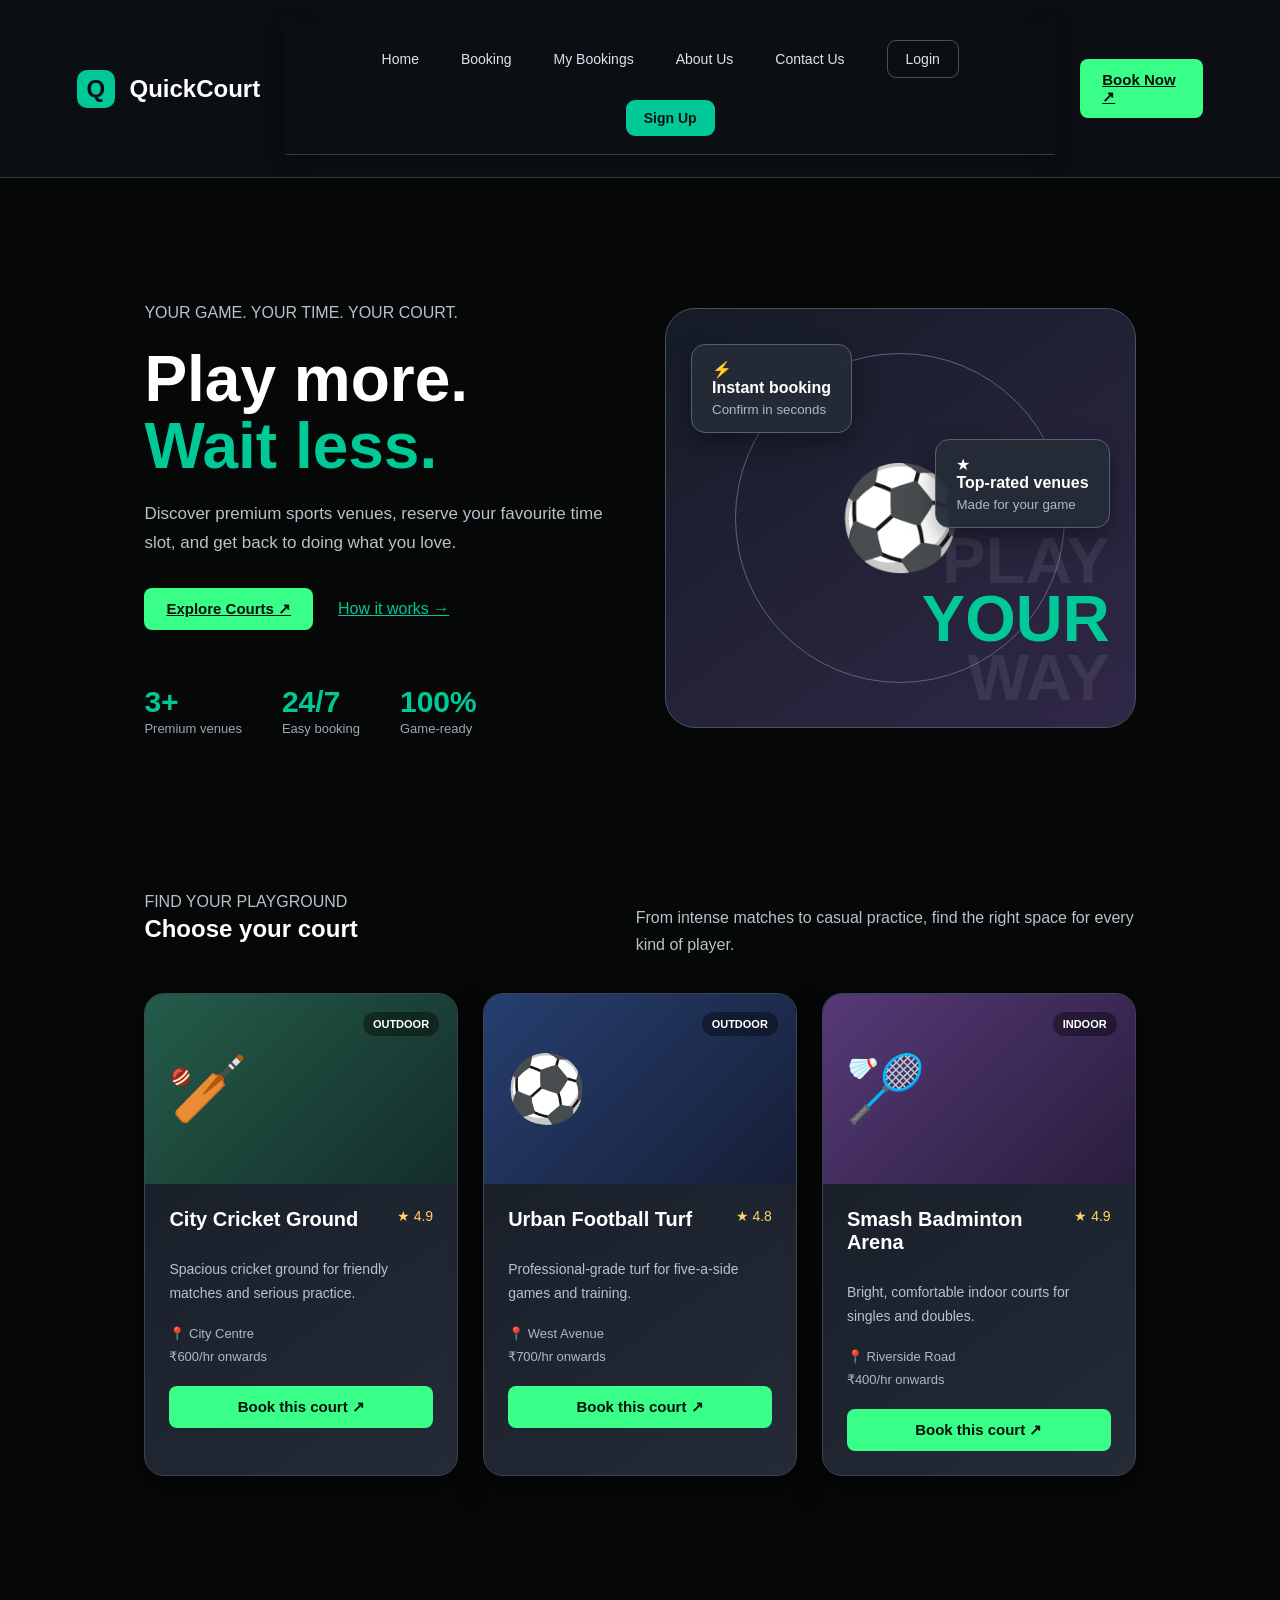
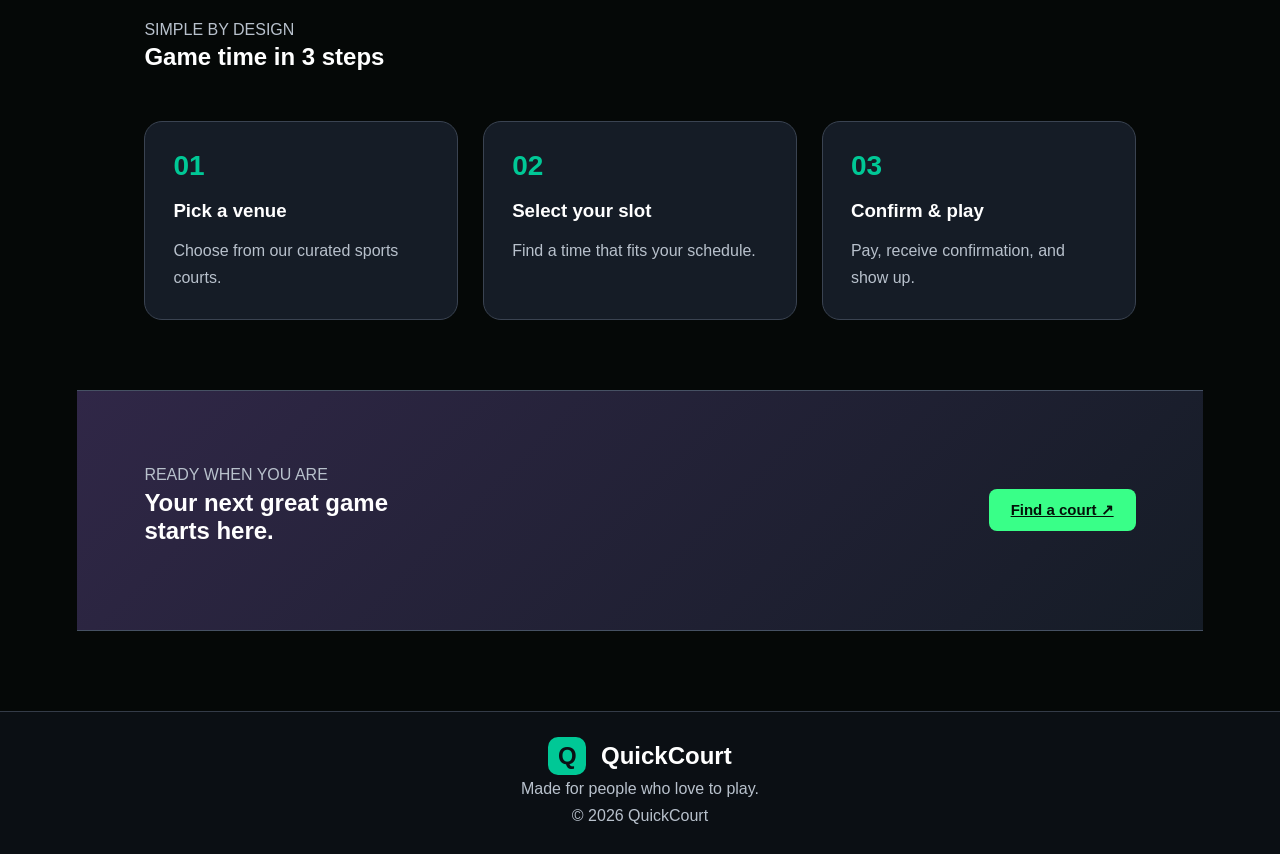
<file: home.html>
<!DOCTYPE html>
<html lang="en">
<head>
    <meta charset="UTF-8">
    <meta name="viewport" content="width=device-width, initial-scale=1.0">

    <title>QuickCourt | Book Your Game</title>

    <link rel="stylesheet" href="style.css">
</head>

<body>

    <!-- Navigation Bar -->
<header class="site-header">

    <a href="index.html" class="brand">
        <span>Q</span>
        QuickCourt
    </a>

    <nav class="main-nav">
        <a href="index.html">Home</a>
        <a href="booking.html">Booking</a>
        <a href="history.html">My Bookings</a>
        <a href="about.html">About Us</a>
        <a href="contact.html">Contact Us</a>
        <a href="login.html" class="nav-login">Login</a>
        <a href="signup.html" class="nav-signup">Sign Up</a>
    </nav>

    <a href="#courts" class="btn btn-primary btn-small">
        Book Now ↗
    </a>

</header>
    

    <!-- Hero Section -->
    <main>

        <section class="hero">

            <div class="hero-copy">

                <p class="eyebrow">
                    YOUR GAME. YOUR TIME. YOUR COURT.
                </p>

                <h1>
                    Play more.<br>
                    <em>Wait less.</em>
                </h1>

                <p class="hero-text">
                    Discover premium sports venues, reserve your favourite
                    time slot, and get back to doing what you love.
                </p>

                <div class="hero-actions">

                    <a href="#courts" class="btn btn-primary">
                        Explore Courts ↗
                    </a>

                    <a href="#how-it-works" class="text-link">
                        How it works →
                    </a>

                </div>

                <div class="hero-stats">

                    <div>
                        <strong>3+</strong>
                        <span>Premium venues</span>
                    </div>

                    <div>
                        <strong>24/7</strong>
                        <span>Easy booking</span>
                    </div>

                    <div>
                        <strong>100%</strong>
                        <span>Game-ready</span>
                    </div>

                </div>

            </div>


            <div class="hero-art">

                <div class="art-circle"></div>

                <div class="floating-card card-one">
                    ⚡ <b>Instant booking</b>
                    <small>Confirm in seconds</small>
                </div>

                <div class="floating-card card-two">
                    ★ <b>Top-rated venues</b>
                    <small>Made for your game</small>
                </div>

                <div class="sport-ball">
                    ⚽
                </div>

                <div class="hero-figure">
                    PLAY<br>
                    <span>YOUR</span><br>
                    WAY
                </div>

            </div>

        </section>


        <!-- Courts Section -->
        <section class="section" id="courts">

            <div class="section-heading">

                <div>
                    <p class="eyebrow">FIND YOUR PLAYGROUND</p>
                    <h2>Choose your court</h2>
                </div>

                <p>
                    From intense matches to casual practice, find the right
                    space for every kind of player.
                </p>

            </div>


            <div class="court-grid">

                <!-- Cricket -->
                <article class="court-card">

                    <div class="court-image cricket">

                        <span class="sport-icon">🏏</span>
                        <span class="image-tag">OUTDOOR</span>

                    </div>

                    <div class="court-content">

                        <div class="card-top">

                            <h3>City Cricket Ground</h3>
                            <span class="rating">★ 4.9</span>

                        </div>

                        <p>
                            Spacious cricket ground for friendly matches
                            and serious practice.
                        </p>

                        <div class="card-meta">

                            <span>📍 City Centre</span>
                            <span>₹600/hr onwards</span>

                        </div>

                        <a
                            href="booking.html?court=City%20Cricket%20Ground"
                            class="btn btn-dark full"
                        >
                            Book this court ↗
                        </a>

                    </div>

                </article>


                <!-- Football -->
                <article class="court-card">

                    <div class="court-image football">

                        <span class="sport-icon">⚽</span>
                        <span class="image-tag">OUTDOOR</span>

                    </div>

                    <div class="court-content">

                        <div class="card-top">

                            <h3>Urban Football Turf</h3>
                            <span class="rating">★ 4.8</span>

                        </div>

                        <p>
                            Professional-grade turf for five-a-side games
                            and training.
                        </p>

                        <div class="card-meta">

                            <span>📍 West Avenue</span>
                            <span>₹700/hr onwards</span>

                        </div>

                        <a
                            href="booking.html?court=Urban%20Football%20Turf"
                            class="btn btn-dark full"
                        >
                            Book this court ↗
                        </a>

                    </div>

                </article>


                <!-- Badminton -->
                <article class="court-card">

                    <div class="court-image badminton">

                        <span class="sport-icon">🏸</span>
                        <span class="image-tag">INDOOR</span>

                    </div>

                    <div class="court-content">

                        <div class="card-top">

                            <h3>Smash Badminton Arena</h3>
                            <span class="rating">★ 4.9</span>

                        </div>

                        <p>
                            Bright, comfortable indoor courts for singles
                            and doubles.
                        </p>

                        <div class="card-meta">

                            <span>📍 Riverside Road</span>
                            <span>₹400/hr onwards</span>

                        </div>

                        <a
                            href="booking.html?court=Smash%20Badminton%20Arena"
                            class="btn btn-dark full"
                        >
                            Book this court ↗
                        </a>

                    </div>

                </article>

            </div>

        </section>


        <!-- How It Works -->
        <section class="section how" id="how-it-works">

            <div class="section-heading">

                <div>
                    <p class="eyebrow">SIMPLE BY DESIGN</p>
                    <h2>Game time in 3 steps</h2>
                </div>

            </div>

            <div class="steps">

                <div>
                    <span>01</span>
                    <h3>Pick a venue</h3>
                    <p>Choose from our curated sports courts.</p>
                </div>

                <div>
                    <span>02</span>
                    <h3>Select your slot</h3>
                    <p>Find a time that fits your schedule.</p>
                </div>

                <div>
                    <span>03</span>
                    <h3>Confirm & play</h3>
                    <p>Pay, receive confirmation, and show up.</p>
                </div>

            </div>

        </section>


        <!-- Call To Action -->
        <section class="cta section" id="about">

            <div>

                <p class="eyebrow">READY WHEN YOU ARE</p>

                <h2>
                    Your next great game<br>
                    starts here.
                </h2>

            </div>

            <a href="#courts" class="btn btn-primary">
                Find a court ↗
            </a>

        </section>

    </main>


    <!-- Footer -->
    <footer>

        <div class="brand">
            <span>Q</span>
            QuickCourt
        </div>

        <p>Made for people who love to play.</p>

        <p>© 2026 QuickCourt</p>

    </footer>

</body>
</html>
</file>
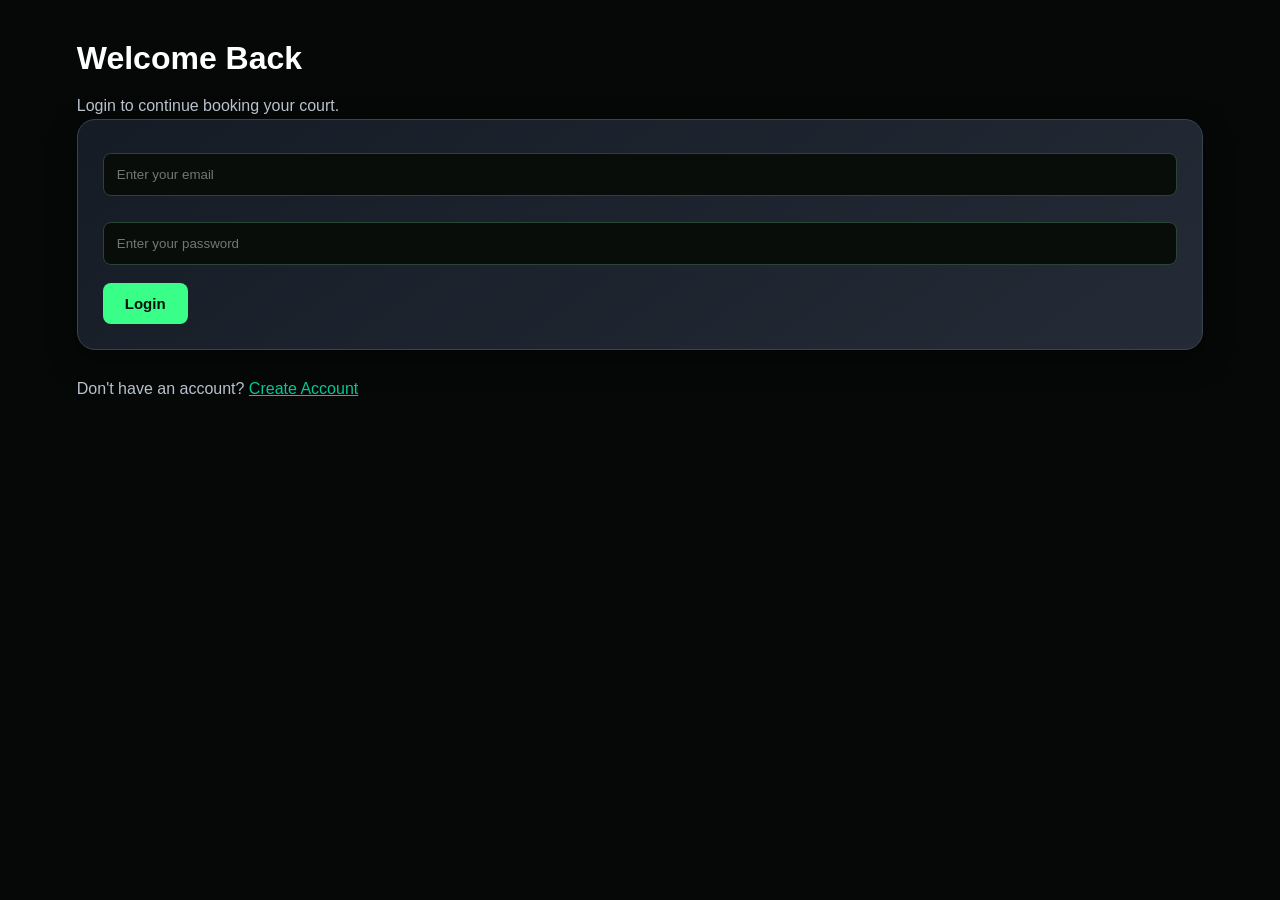
<file: login.html>
<!DOCTYPE html>
<html lang="en">
<head>
    <meta charset="UTF-8">
    <meta name="viewport" content="width=device-width, initial-scale=1.0">

    <title>Login - QuickCourt</title>

    <link rel="stylesheet" href="style.css">
</head>

<body>

    <main class="auth-container">

        <div class="auth-box">

            <h1>Welcome Back</h1>

            <p>Login to continue booking your court.</p>

            <form id="loginForm">

    <input
        type="email"
        id="loginEmail"
        placeholder="Enter your email"
        required
    >

    <input
        type="password"
        id="loginPassword"
        placeholder="Enter your password"
        required
    >

    <button type="submit">Login</button>

</form>

            <p class="auth-link">
                Don't have an account?
                <a href="signup.html">Create Account</a>
            </p>

        </div>

    </main>

    <script src="auth.js"></script>

</body>
</html>
</file>
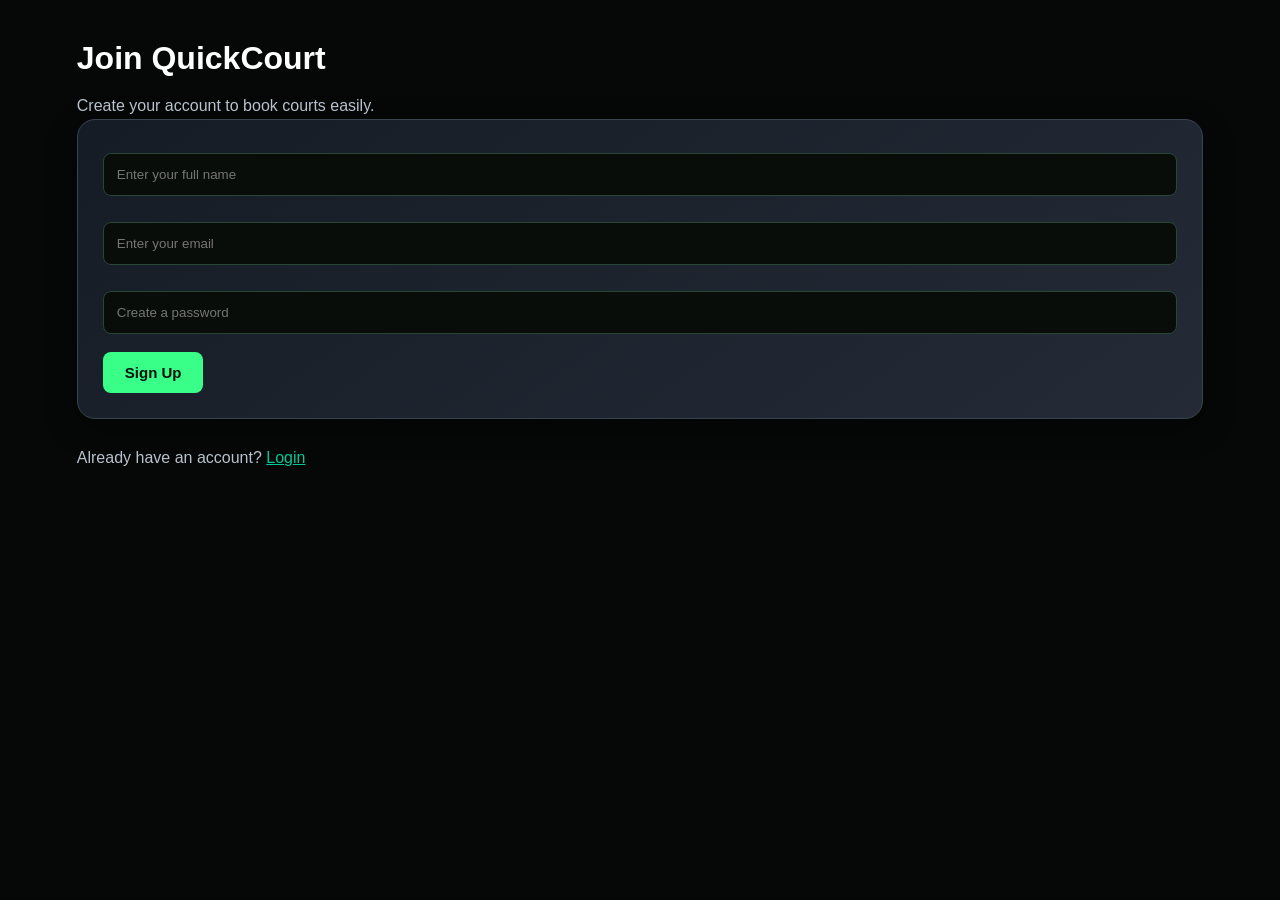
<file: signup.html>
<!DOCTYPE html>
<html lang="en">
<head>
    <meta charset="UTF-8">
    <meta name="viewport" content="width=device-width, initial-scale=1.0">

    <title>Sign Up - QuickCourt</title>

    <link rel="stylesheet" href="style.css">
</head>

<body>

    <main class="auth-container">

        <div class="auth-box">

            <h1>Join QuickCourt</h1>

            <p>Create your account to book courts easily.</p>

            <form id="signupForm">

    <input
        type="text"
        id="signupName"
        placeholder="Enter your full name"
        required
    >

    <input
        type="email"
        id="signupEmail"
        placeholder="Enter your email"
        required
    >

    <input
        type="password"
        id="signupPassword"
        placeholder="Create a password"
        required
    >

    <button type="submit">Sign Up</button>

</form>

            <p class="auth-link">
                Already have an account?
                <a href="login.html">Login</a>
            </p>

        </div>

    </main>

    <script src="auth.js"></script>

</body>
</html>
</file>
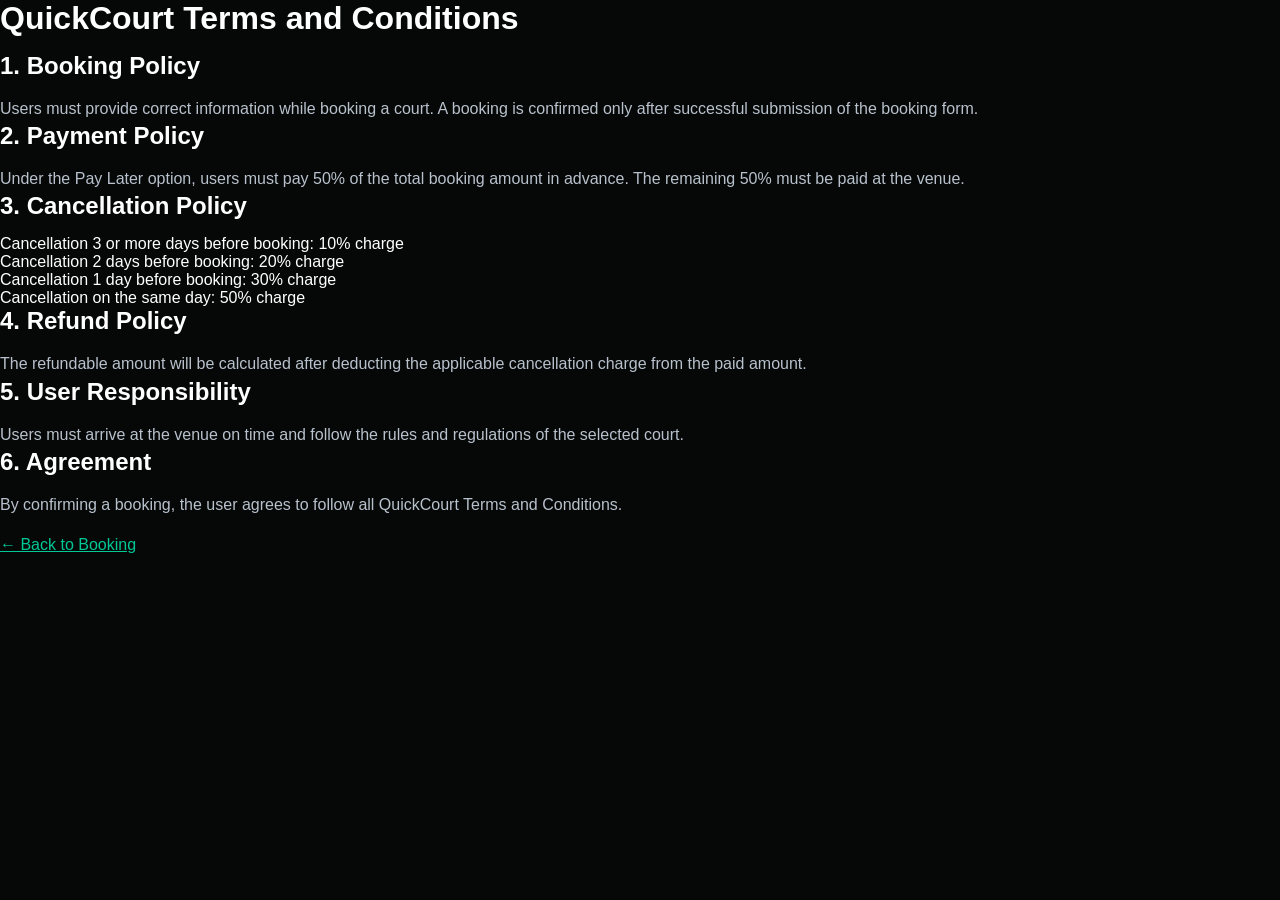
<file: terms.html>
<!DOCTYPE html>
<html lang="en">
<head>
    <meta charset="UTF-8">
    <meta name="viewport" content="width=device-width, initial-scale=1.0">

    <title>QuickCourt Terms and Conditions</title>

    <link rel="stylesheet" href="style.css">
</head>

<body>

    <div class="container">

        <h1>QuickCourt Terms and Conditions</h1>

        <h2>1. Booking Policy</h2>
        <p>
            Users must provide correct information while booking a court.
            A booking is confirmed only after successful submission of the
            booking form.
        </p>

        <h2>2. Payment Policy</h2>
        <p>
            Under the Pay Later option, users must pay 50% of the total
            booking amount in advance. The remaining 50% must be paid
            at the venue.
        </p>

        <h2>3. Cancellation Policy</h2>
        <ul>
            <li>Cancellation 3 or more days before booking: 10% charge</li>
            <li>Cancellation 2 days before booking: 20% charge</li>
            <li>Cancellation 1 day before booking: 30% charge</li>
            <li>Cancellation on the same day: 50% charge</li>
        </ul>

        <h2>4. Refund Policy</h2>
        <p>
            The refundable amount will be calculated after deducting the
            applicable cancellation charge from the paid amount.
        </p>

        <h2>5. User Responsibility</h2>
        <p>
            Users must arrive at the venue on time and follow the rules
            and regulations of the selected court.
        </p>

        <h2>6. Agreement</h2>
        <p>
            By confirming a booking, the user agrees to follow all
            QuickCourt Terms and Conditions.
        </p>

        <br>

        <a href="booking.html">← Back to Booking</a>

    </div>

</body>
</html>
</file>
<file: auth.css>
* {
    margin: 0;
    padding: 0;
    box-sizing: border-box;
    font-family: Arial, Helvetica, sans-serif;
}

body {
    min-height: 100vh;
}

.auth-page {
    min-height: 100vh;
    display: flex;
    justify-content: center;
    align-items: center;
    padding: 30px 15px;

    background:
        linear-gradient(
            rgba(5, 20, 45, 0.78),
            rgba(8, 35, 75, 0.85)
        ),
        url("https://images.unsplash.com/photo-1554068865-24cecd4e34b8?auto=format&fit=crop&w=2000&q=85");

    background-size: cover;
    background-position: center;
    background-attachment: fixed;
}

.auth-container {
    width: 100%;
    max-width: 450px;
}

.auth-card {
    background: rgba(255, 255, 255, 0.97);
    padding: 40px;
    border-radius: 18px;

    box-shadow: 0 15px 45px rgba(0, 0, 0, 0.3);
}

.auth-card h1 {
    text-align: center;
    color: #172033;
    font-size: 34px;
    margin-bottom: 25px;
    font-weight: 800;
}

.auth-card h1 span {
    color: #1677ff;
}

.auth-card h2 {
    text-align: center;
    color: #172033;
    font-size: 27px;
    margin-bottom: 10px;
}

.subtitle {
    text-align: center;
    color: #777;
    font-size: 14px;
    line-height: 1.6;
    margin-bottom: 28px;
}

.auth-card label {
    display: block;
    color: #333;
    font-size: 14px;
    font-weight: 600;
    margin-bottom: 7px;
}

.auth-card input {
    width: 100%;
    padding: 13px 14px;
    margin-bottom: 18px;

    border: 1px solid #d6dce5;
    border-radius: 8px;

    font-size: 14px;
    outline: none;

    transition: 0.3s;
}

.auth-card input:focus {
    border-color: #1677ff;
    box-shadow: 0 0 0 3px rgba(22, 119, 255, 0.12);
}

.auth-card button {
    width: 100%;
    padding: 14px;

    border: none;
    border-radius: 8px;

    background: #1677ff;
    color: white;

    font-size: 16px;
    font-weight: 700;

    cursor: pointer;
    transition: 0.3s;
}

.auth-card button:hover {
    background: #005bd1;
    transform: translateY(-2px);
}

.bottom-text {
    text-align: center;
    margin-top: 22px;
    color: #666;
    font-size: 14px;
}

.bottom-text a {
    color: #1677ff;
    text-decoration: none;
    font-weight: 700;
}

.bottom-text a:hover {
    text-decoration: underline;
}

.home-link {
    display: block;
    text-align: center;
    margin-top: 20px;

    color: #555;
    text-decoration: none;
    font-size: 14px;
}

.home-link:hover {
    color: #1677ff;
}

.auth-button {
    display: block;
    width: 100%;
    box-sizing: border-box;
    padding: 13px;
    margin-top: 15px;
    border-radius: 8px;
    background: #1769e0;
    color: white;
    text-align: center;
    text-decoration: none;
    font-size: 16px;
    font-weight: bold;
    border: none;
    cursor: pointer;
}

.auth-button:hover {
    background: #0d4fae;
}

.secondary-button {
    background: #16a085;
}

.secondary-button:hover {
    background: #117864;
}

.small-text {
    margin-top: 20px;
    font-size: 13px;
    color: #777;
}
</file>
<file: style.css>
/* =========================
   QUICKCOURT DARK THEME
========================= */

* {
    margin: 0;
    padding: 0;
    box-sizing: border-box;
}

body {
    font-family: "Poppins", Arial, sans-serif;
    background: linear-gradient(135deg, #0b0f14, #151c26, #241b35);
    color: #f1f5f9;
    min-height: 100vh;
}

/* NAVIGATION BAR */

nav {
    background: rgba(11, 15, 20, 0.95);
    padding: 18px 6%;
    display: flex;
    align-items: center;
    justify-content: space-between;
    gap: 20px;
    border-bottom: 1px solid #343b48;
    box-shadow: 0 4px 20px rgba(0, 0, 0, 0.4);
}

nav a {
    color: #e2e8f0;
    text-decoration: none;
    margin: 0 10px;
    font-weight: 500;
    transition: 0.3s ease;
}

nav a:hover {
    color: #00c896;
}

/* HEADINGS */

h1,
h2,
h3 {
    color: #ffffff;
    margin-bottom: 15px;
}

p {
    color: #b8c1cc;
    line-height: 1.7;
}

/* MAIN CONTENT */

main,
section {
    padding: 40px 6%;
}

/* CARDS */

.card,
.booking-card,
.about-card,
.contact-card,
.feedback-card,
form {
    background: linear-gradient(145deg, #151c26, #242b36);
    border: 1px solid #3a4351;
    border-radius: 18px;
    padding: 25px;
    box-shadow: 0 10px 30px rgba(0, 0, 0, 0.35);
    margin-bottom: 25px;
}

/* BUTTONS */

button,
.btn,
input[type="submit"] {
    background: linear-gradient(135deg, #00c896, #00a878);
    color: #07130f;
    border: none;
    border-radius: 10px;
    padding: 12px 22px;
    font-size: 15px;
    font-weight: bold;
    cursor: pointer;
    transition: 0.3s ease;
}

button:hover,
.btn:hover,
input[type="submit"]:hover {
    background: linear-gradient(135deg, #7c5cff, #563a78);
    color: white;
    transform: translateY(-2px);
    box-shadow: 0 0 18px rgba(124, 92, 255, 0.4);
}

/* INPUT FIELDS */

input,
textarea,
select {
    width: 100%;
    background: #242b36;
    color: #ffffff;
    border: 1px solid #465163;
    border-radius: 10px;
    padding: 13px;
    margin: 8px 0 18px;
    outline: none;
}

input:focus,
textarea:focus,
select:focus {
    border-color: #00c896;
    box-shadow: 0 0 10px rgba(0, 200, 150, 0.25);
}

/* LABELS */

label {
    color: #dbe4ee;
    font-weight: 500;
}

/* TIME SLOT BUTTONS */

.time-slot,
.slot {
    background: #242b36;
    color: #f1f5f9;
    border: 1px solid #465163;
    border-radius: 12px;
    padding: 15px;
    margin: 8px;
    cursor: pointer;
    transition: 0.3s ease;
}

.time-slot:hover,
.slot:hover {
    border-color: #7c5cff;
    background: #302747;
}

.time-slot.selected,
.slot.selected,
.time-slot.active,
.slot.active {
    background: #00c896;
    color: #07130f;
    border-color: #00c896;
    font-weight: bold;
}

/* SPECIAL OFFER */

.offer,
.discount,
.special-offer {
    background: linear-gradient(135deg, #563a78, #302747);
    color: #ffffff;
    border: 1px solid #8064aa;
    border-radius: 12px;
    padding: 15px;
    margin: 15px 0;
}

/* TABLES */

table {
    width: 100%;
    border-collapse: collapse;
    background: #151c26;
    border-radius: 12px;
    overflow: hidden;
}

th {
    background: #563a78;
    color: #ffffff;
    padding: 14px;
}

td {
    background: #242b36;
    color: #dbe4ee;
    padding: 14px;
    border-bottom: 1px solid #3a4351;
}

/* LINKS */

a {
    color: #00c896;
}

a:hover {
    color: #a78bfa;
}

/* FOOTER */

footer {
    background: #0b0f14;
    color: #aeb8c5;
    text-align: center;
    padding: 25px;
    margin-top: 40px;
    border-top: 1px solid #343b48;
}

/* RESPONSIVE DESIGN */

@media (max-width: 768px) {
    nav {
        flex-direction: column;
        text-align: center;
    }

    nav a {
        display: inline-block;
        margin: 6px;
    }

    main,
    section {
        padding: 25px 5%;
    }

    .card,
    form {
        padding: 20px;
    }
}
/* =========================
   QUICKCOURT HOMEPAGE FIX
========================= */

/* Header */

.site-header {
    display: flex;
    align-items: center;
    justify-content: space-between;
    gap: 25px;
    padding: 22px 6%;
    background: #0b0f14;
    border-bottom: 1px solid #343b48;
}

.brand {
    color: #ffffff;
    text-decoration: none;
    font-size: 24px;
    font-weight: 800;
    white-space: nowrap;
}

.brand span {
    display: inline-flex;
    align-items: center;
    justify-content: center;
    width: 38px;
    height: 38px;
    margin-right: 8px;
    border-radius: 10px;
    background: #00c896;
    color: #0b0f14;
}

/* Navigation */

.main-nav {
    display: flex;
    align-items: center;
    justify-content: center;
    gap: 22px;
    flex-wrap: wrap;
}

.main-nav a {
    color: #dbe4ee;
    text-decoration: none;
    font-size: 14px;
    transition: 0.3s ease;
}

.main-nav a:hover {
    color: #00c896;
}

.nav-login {
    border: 1px solid #465163;
    padding: 10px 18px;
    border-radius: 9px;
}

.nav-signup {
    background: #00c896;
    color: #07130f !important;
    padding: 10px 18px;
    border-radius: 9px;
    font-weight: 700;
}

/* Hero */

.hero {
    display: grid;
    grid-template-columns: 1fr 1fr;
    align-items: center;
    gap: 50px;
    padding: 80px 6%;
    min-height: 600px;
}

.hero-copy {
    max-width: 600px;
}

.hero h1 {
    font-size: clamp(42px, 5vw, 75px);
    line-height: 1.05;
    margin: 20px 0;
}

.hero h1 em {
    color: #00c896;
    font-style: normal;
}

.hero-text {
    max-width: 520px;
    font-size: 17px;
}

.hero-actions {
    display: flex;
    align-items: center;
    gap: 25px;
    margin-top: 30px;
}

.hero-stats {
    display: flex;
    gap: 40px;
    margin-top: 55px;
}

.hero-stats strong {
    display: block;
    color: #00c896;
    font-size: 30px;
}

.hero-stats span {
    color: #9ca8b7;
    font-size: 13px;
}

/* Hero Art */

.hero-art {
    position: relative;
    min-height: 420px;
    background: linear-gradient(145deg, #151c26, #302747);
    border: 1px solid #465163;
    border-radius: 30px;
    overflow: hidden;
    display: flex;
    align-items: center;
    justify-content: center;
}

.art-circle {
    position: absolute;
    width: 330px;
    height: 330px;
    border: 1px solid #596579;
    border-radius: 50%;
}

.sport-ball {
    position: relative;
    z-index: 2;
    font-size: 100px;
}

.hero-figure {
    position: absolute;
    right: 25px;
    bottom: 20px;
    color: rgba(255, 255, 255, 0.08);
    font-size: 65px;
    font-weight: 900;
    line-height: 0.9;
    text-align: right;
}

.hero-figure span {
    color: #00c896;
}

.floating-card {
    position: absolute;
    z-index: 3;
    padding: 15px 20px;
    background: rgba(36, 43, 54, 0.95);
    border: 1px solid #536074;
    border-radius: 14px;
    box-shadow: 0 10px 25px rgba(0, 0, 0, 0.35);
}

.floating-card b,
.floating-card small {
    display: block;
}

.floating-card small {
    color: #aeb8c5;
    margin-top: 5px;
}

.card-one {
    top: 35px;
    left: 25px;
}

.card-two {
    right: 25px;
    top: 130px;
}

/* Section */

.section {
    padding: 70px 6%;
}

.section-heading {
    display: flex;
    justify-content: space-between;
    align-items: end;
    gap: 30px;
    margin-bottom: 35px;
}

.section-heading > p {
    max-width: 500px;
}

/* Court Cards */

.court-grid {
    display: grid;
    grid-template-columns: repeat(3, 1fr);
    gap: 25px;
}

.court-card {
    overflow: hidden;
    background: linear-gradient(145deg, #151c26, #242b36);
    border: 1px solid #3a4351;
    border-radius: 20px;
    box-shadow: 0 12px 30px rgba(0, 0, 0, 0.35);
    transition: 0.3s ease;
}

.court-card:hover {
    transform: translateY(-8px);
    border-color: #00c896;
    box-shadow: 0 12px 35px rgba(0, 200, 150, 0.15);
}

.court-image {
    height: 190px;
    display: flex;
    align-items: center;
    justify-content: space-between;
    padding: 22px;
    position: relative;
}

.court-image.cricket {
    background: linear-gradient(135deg, #245c4a, #142d29);
}

.court-image.football {
    background: linear-gradient(135deg, #263f70, #171e36);
}

.court-image.badminton {
    background: linear-gradient(135deg, #563a78, #291d3c);
}

.sport-icon {
    font-size: 65px;
}

.image-tag {
    position: absolute;
    top: 18px;
    right: 18px;
    padding: 6px 10px;
    border-radius: 20px;
    background: rgba(0, 0, 0, 0.4);
    color: #ffffff;
    font-size: 11px;
    font-weight: bold;
}

.court-content {
    padding: 24px;
}

.card-top {
    display: flex;
    justify-content: space-between;
    align-items: start;
    gap: 12px;
}

.card-top h3 {
    font-size: 20px;
}

.rating {
    color: #ffd166;
    white-space: nowrap;
    font-size: 14px;
}

.court-content p {
    margin: 12px 0 20px;
    font-size: 14px;
}

.card-meta {
    display: flex;
    flex-direction: column;
    gap: 8px;
    color: #aeb8c5;
    font-size: 13px;
    margin-bottom: 22px;
}

.btn-dark {
    display: inline-block;
    width: 100%;
    text-align: center;
    background: #242b36;
    color: #ffffff;
    border: 1px solid #526074;
    text-decoration: none;
}

.btn-dark:hover {
    background: #00c896;
    color: #07130f;
}

/* How It Works */

.steps {
    display: grid;
    grid-template-columns: repeat(3, 1fr);
    gap: 25px;
}

.steps > div {
    padding: 28px;
    background: #151c26;
    border: 1px solid #3a4351;
    border-radius: 18px;
}

.steps span {
    color: #00c896;
    font-size: 28px;
    font-weight: bold;
}

.steps h3 {
    margin-top: 18px;
}

/* CTA */

.cta {
    display: flex;
    justify-content: space-between;
    align-items: center;
    gap: 25px;
    background: linear-gradient(135deg, #302747, #151c26);
    border-top: 1px solid #465163;
    border-bottom: 1px solid #465163;
}

/* Mobile */

@media (max-width: 900px) {
    .site-header {
        flex-wrap: wrap;
        justify-content: center;
    }

    .hero {
        grid-template-columns: 1fr;
        padding-top: 45px;
    }

    .court-grid,
    .steps {
        grid-template-columns: 1fr;
    }

    .section-heading,
    .cta {
        flex-direction: column;
        align-items: flex-start;
    }
}

@media (max-width: 600px) {
    .main-nav {
        gap: 12px;
    }

    .hero-stats {
        gap: 20px;
    }

    .hero-art {
        min-height: 320px;
    }
}

/* =========================
   ADD ONS SECTION
========================= */

.addons-section {
    margin-top: 25px;
}

.addons-section h3 {
    font-size: 22px;
    margin-bottom: 5px;
}

.addons-section h3 span {
    color: #9ca8b7;
    font-size: 14px;
    font-weight: normal;
}

.addons-subtitle {
    color: #aeb8c5;
    font-size: 14px;
    margin-bottom: 18px;
}

.addons-grid {
    display: grid;
    grid-template-columns: repeat(2, 1fr);
    gap: 14px;
}

.addon-card {
    display: flex;
    align-items: center;
    gap: 12px;
    padding: 15px;
    background: linear-gradient(145deg, #151c26, #242b36);
    border: 1px solid #3a4351;
    border-radius: 14px;
    transition: 0.3s ease;
}

.addon-card:hover {
    border-color: #00c896;
    transform: translateY(-2px);
}

.addon-icon {
    width: 55px;
    height: 55px;
    display: flex;
    align-items: center;
    justify-content: center;
    background: #0b0f14;
    border-radius: 12px;
    font-size: 30px;
    flex-shrink: 0;
}

.addon-info {
    flex: 1;
    min-width: 0;
}

.addon-info h4 {
    color: #ffffff;
    font-size: 14px;
    margin-bottom: 5px;
}

.addon-info strong {
    display: block;
    color: #00c896;
    font-size: 16px;
}

.addon-info small {
    color: #aeb8c5;
    font-size: 11px;
}

.quantity-control {
    display: flex;
    align-items: center;
    gap: 7px;
    background: #0b0f14;
    border: 1px solid #465163;
    border-radius: 8px;
    padding: 4px;
}

.quantity-control button {
    width: 25px;
    height: 25px;
    padding: 0;
    border-radius: 5px;
    background: #242b36;
    color: #ffffff;
    border: none;
    font-size: 18px;
    cursor: pointer;
}

.quantity-control button:hover {
    background: #00c896;
    color: #07130f;
    transform: none;
    box-shadow: none;
}

.quantity-control span {
    min-width: 15px;
    text-align: center;
    color: #ffffff;
    font-weight: bold;
    font-size: 13px;
}

.summary-row {
    display: flex;
    justify-content: space-between;
    align-items: center;
    gap: 15px;
    padding: 12px 0;
    color: #dbe4ee;
    border-bottom: 1px solid #343b48;
}

.summary-row strong {
    color: #ffffff;
}

.total-row {
    border-bottom: none;
    font-size: 20px;
}

.total-row strong {
    color: #00c896;
    font-size: 25px;
}

/* Mobile responsive */

@media (max-width: 600px) {
    .addons-grid {
        grid-template-columns: 1fr;
    }

    .addon-card {
        padding: 12px;
    }
}

/* =========================
   BOOKING TWO-COLUMN LAYOUT
========================= */

.booking-layout {
    width: 90%;
    max-width: 1400px;
    margin: 50px auto;
    display: grid;
    grid-template-columns: 1fr 1fr;
    gap: 35px;
    align-items: start;
}

/* Equal-sized columns */

.booking-details,
.make-it-yours {
    width: 100%;
    min-width: 0;
    box-sizing: border-box;
    padding: 30px;
    background: linear-gradient(145deg, #151c26, #242b36);
    border: 1px solid #3a4351;
    border-radius: 22px;
    box-shadow: 0 12px 35px rgba(0, 0, 0, 0.3);
}

/* Headings */

.booking-details h1,
.booking-details h2,
.make-it-yours h1,
.make-it-yours h2 {
    color: #ffffff;
    margin-top: 0;
}

.booking-details h3,
.make-it-yours h3 {
    color: #00c896;
}

/* Inputs stay inside their columns */

.booking-details input,
.booking-details select,
.booking-details textarea,
.make-it-yours input,
.make-it-yours select,
.make-it-yours textarea {
    width: 100%;
    max-width: 100%;
    box-sizing: border-box;
}

/* Add-ons remain inside the right column */

.make-it-yours .addons-grid {
    grid-template-columns: 1fr;
}

/* Responsive layout */

@media (max-width: 900px) {
    .booking-layout {
        grid-template-columns: 1fr;
        width: 92%;
    }
}

/* Selected Time Slot */

.time-slot.selected {
    background: #00c896 !important;
    color: #07130f !important;
    border-color: #00c896 !important;
    transform: translateY(-3px);
    box-shadow: 0 0 18px rgba(0, 200, 150, 0.3);
}

.time-slot.selected strong,
.time-slot.selected small {
    color: #07130f !important;
}

.time-slot {
    position: relative;
    z-index: 10;
    cursor: pointer;
    pointer-events: auto;
}

.time-slot.selected {
    background: #00c896 !important;
    color: #07130f !important;
    border-color: #00c896 !important;
    box-shadow: 0 0 18px rgba(0, 200, 150, 0.35);
}

.time-slot.selected strong,
.time-slot.selected small {
    color: #07130f !important;
}

.time-slot {
    cursor: pointer;
    pointer-events: auto;
    position: relative;
    z-index: 5;
}

.time-slot.selected {
    background: #00c896 !important;
    color: #07130f !important;
    border-color: #00c896 !important;
    box-shadow: 0 0 18px rgba(0, 200, 150, 0.4);
}

.time-slot.selected strong,
.time-slot.selected small {
    color: #07130f !important;
}

/* Disabled time slots */

.time-slot.disabled,
.time-slot:disabled {

    background: #555 !important;
    color: #aaa !important;
    cursor: not-allowed !important;
    opacity: 0.5;
    pointer-events: none;

}

.time-slot.disabled,
.time-slot:disabled {
    background: #555 !important;
    color: #aaa !important;
    cursor: not-allowed !important;
    opacity: 0.5;
    pointer-events: none;
}

/* =================================
   QUICKCOURT BLACK & GREEN THEME
================================= */

body {
    background: #050807;
    color: #ffffff;
}

/* Main sections and cards */
.booking-container,
.booking-card,
.booking-section,
.summary-card,
.card {
    background: #0b110e;
    border: 1px solid #1c3d2b;
    border-radius: 16px;
}

/* Main headings */
h1,
h2,
h3 {
    color: #ffffff;
}

/* Green highlighted text */
.highlight,
.green-text {
    color: #39ff88;
}

/* Time-slot layout */
.time-slot {
    position: relative;
    background: #080d0a;
    color: #ffffff;
    border: 1px solid #294536;
    border-radius: 12px;
    padding: 18px;
    min-height: 105px;
    cursor: pointer;
    transition: 0.3s ease;
}

/* Time-slot hover */
.time-slot:hover {
    border-color: #39ff88;
    box-shadow: 0 0 12px rgba(57, 255, 136, 0.25);
    transform: translateY(-2px);
}

/* Selected time slot */
.time-slot.selected {
    background: #092817;
    border: 2px solid #39ff88;
    box-shadow: 0 0 15px rgba(57, 255, 136, 0.35);
}

/* Slot text */
.time-slot span {
    display: block;
    font-size: 16px;
    font-weight: 600;
    margin-bottom: 10px;
}

.time-slot strong {
    display: block;
    color: #ffffff;
    font-size: 19px;
}

/* Special discounted slots */
.special-slot {
    border-color: #39ff88;
    background: linear-gradient(
        145deg,
        #0b1d12,
        #071009
    );
}

/* Discount badge */
.special-slot small {
    position: absolute;
    top: 10px;
    right: 10px;
    background: #39ff88;
    color: #031108;
    padding: 5px 9px;
    border-radius: 20px;
    font-size: 11px;
    font-weight: bold;
}

/* Discounted slot price */
.special-slot strong {
    color: #39ff88;
}

/* Buttons */
button,
.btn,
.confirm-button {
    background: #39ff88;
    color: #031108;
    border: none;
    border-radius: 8px;
    font-weight: 700;
    cursor: pointer;
    transition: 0.3s ease;
}

button:hover,
.btn:hover,
.confirm-button:hover {
    background: #20d96b;
    box-shadow: 0 0 15px rgba(57, 255, 136, 0.35);
}

/* Input fields and dropdowns */
input,
select,
textarea {
    background: #080d0a;
    color: #ffffff;
    border: 1px solid #294536;
    border-radius: 8px;
}

input:focus,
select:focus,
textarea:focus {
    outline: none;
    border-color: #39ff88;
    box-shadow: 0 0 8px rgba(57, 255, 136, 0.2);
}

/* Booking summary */
.summary-card {
    background: #080d0a;
    border: 1px solid #294536;
}

/* Total amount */
#total-amount,
.total-amount {
    color: #39ff88;
    font-size: 26px;
    font-weight: bold;
}

/* Discount amount */
#discount-amount,
.discount-amount {
    color: #39ff88;
}

/* Disabled past time slots */
.time-slot.disabled,
.time-slot:disabled {
    background: #151917 !important;
    color: #666666 !important;
    border-color: #292d2a !important;
    cursor: not-allowed;
    opacity: 0.45;
    pointer-events: none;
    box-shadow: none;
    transform: none;
}

.special-offer-box {
    margin-top: 20px;
    padding: 18px;
    background: #092817;
    border: 1px solid #39ff88;
    border-radius: 12px;
    color: #ffffff;
}

.special-offer-box strong {
    color: #39ff88;
    font-size: 17px;
}

.special-offer-box p {
    margin: 8px 0 0;
    color: #c5d8cc;
    line-height: 1.6;
}

/* Equipment Add-ons Layout */

.equipment-note {
    color: #9cffc7;
    font-size: 14px;
    margin: 15px 0;
}

.addon-card {
    width: 100%;
    box-sizing: border-box;
    display: flex;
    align-items: center;
    justify-content: space-between;
    gap: 20px;
    margin-bottom: 15px;
}

.addon-info {
    flex: 1;
}

.addon-info h3 {
    margin-bottom: 5px;
}

.addon-info p {
    margin: 5px 0;
    color: #9cffc7;
}

.addon-info small {
    color: #cccccc;
}

.addon-controls {
    display: flex;
    align-items: center;
    gap: 10px;
    flex-shrink: 0;
}

.addon-controls button {
    min-width: 35px;
    height: 35px;
}

/* =================================
   EQUIPMENT ADD-ONS
================================= */

.equipment-section {
    width: 100%;
    display: flex;
    flex-direction: column;
    gap: 15px;
    margin-top: 20px;
}


/* Own Equipment Notice */

.equipment-note {
    width: 100%;
    box-sizing: border-box;
    padding: 18px 20px;
    border: 1px solid #39ff88;
    border-radius: 14px;
    background: rgba(0, 255, 120, 0.08);
    color: #9cffc7;
}

.equipment-note strong {
    display: block;
    font-size: 17px;
    margin-bottom: 6px;
}

.equipment-note p {
    margin: 0;
    font-size: 14px;
}


/* Equipment Cards */

.equipment-card {
    width: 100%;
    box-sizing: border-box;
    display: flex;
    align-items: center;
    gap: 18px;
    padding: 18px;
    margin: 0;
}


/* Equipment Icon */

.equipment-card .addon-icon {
    width: 60px;
    min-width: 60px;
    font-size: 38px;
    text-align: center;
}


/* Equipment Information */

.equipment-card .addon-info {
    flex: 1;
    min-width: 0;
}

.equipment-card .addon-info h3 {
    margin: 0 0 6px;
    font-size: 18px;
}

.equipment-card .addon-info p {
    margin: 0 0 5px;
    color: #9cffc7;
    font-size: 17px;
    font-weight: bold;
}

.equipment-card .addon-info small {
    color: #cccccc;
    font-size: 13px;
}


/* Quantity Controls */

.equipment-card .addon-controls {
    display: flex;
    align-items: center;
    gap: 10px;
    flex-shrink: 0;
}

.equipment-card .addon-controls button {
    width: 38px;
    height: 38px;
    border: none;
    border-radius: 8px;
    background: #12352b;
    color: #9cffc7;
    font-size: 24px;
    cursor: pointer;
}

.equipment-card .addon-controls span {
    min-width: 20px;
    text-align: center;
    font-size: 17px;
    color: white;
}


/* Mobile Screen */

@media (max-width: 600px) {

    .equipment-card {
        gap: 10px;
        padding: 12px;
    }

    .equipment-card .addon-icon {
        width: 42px;
        min-width: 42px;
        font-size: 28px;
    }

    .equipment-card .addon-info h3 {
        font-size: 15px;
    }

    .equipment-card .addon-info small {
        font-size: 11px;
    }

    .equipment-card .addon-controls {
        gap: 4px;
    }

    .equipment-card .addon-controls button {
        width: 30px;
        height: 30px;
        font-size: 18px;
    }

}

/* =========================================
   EQUIPMENT SECTION - VERTICAL FULL WIDTH
========================================= */

.equipment-section {
    width: 100%;
    display: flex;
    flex-direction: column;
    gap: 16px;
    margin-top: 20px;
    box-sizing: border-box;
}


/* Own Equipment Notice */

.equipment-note {
    width: 100%;
    box-sizing: border-box;
    padding: 18px 24px;
    border: 1px solid #39ff88;
    border-radius: 14px;
    background: rgba(0, 255, 120, 0.07);
    text-align: left;
}

.equipment-note strong {
    display: block;
    color: #39ff88;
    font-size: 18px;
    margin-bottom: 6px;
}

.equipment-note p {
    margin: 0;
    color: #d7d7d7;
    font-size: 14px;
}


/* Each Equipment Card */

.equipment-section .equipment-card {
    width: 100%;
    min-width: 0;
    box-sizing: border-box;
    display: flex;
    flex-direction: row;
    align-items: center;
    gap: 20px;
    margin: 0;
    padding: 20px;
    border-radius: 14px;
}


/* Icon */

.equipment-section .addon-icon {
    width: 65px;
    min-width: 65px;
    font-size: 38px;
    text-align: center;
}


/* Details */

.equipment-section .addon-info {
    flex: 1;
    min-width: 0;
}

.equipment-section .addon-info h3 {
    margin: 0 0 6px;
    font-size: 18px;
    color: white;
}

.equipment-section .addon-info p {
    margin: 0 0 5px;
    color: #39ff88;
    font-size: 17px;
    font-weight: bold;
}

.equipment-section .addon-info small {
    color: #cccccc;
    font-size: 13px;
}


/* Quantity Buttons */

.equipment-section .addon-controls {
    display: flex;
    align-items: center;
    justify-content: center;
    gap: 12px;
    flex-shrink: 0;
}

.equipment-section .addon-controls button {
    width: 38px;
    height: 38px;
    border: none;
    border-radius: 8px;
    background: #12352b;
    color: #39ff88;
    font-size: 24px;
    cursor: pointer;
}

.equipment-section .addon-controls span {
    min-width: 20px;
    text-align: center;
    color: white;
    font-size: 17px;
}


/* Mobile View */

@media (max-width: 600px) {

    .equipment-section .equipment-card {
        gap: 10px;
        padding: 14px;
    }

    .equipment-section .addon-icon {
        width: 42px;
        min-width: 42px;
        font-size: 28px;
    }

    .equipment-section .addon-info h3 {
        font-size: 15px;
    }

    .equipment-section .addon-info small {
        font-size: 11px;
    }

    .equipment-section .addon-controls {
        gap: 5px;
    }

    .equipment-section .addon-controls button {
        width: 30px;
        height: 30px;
        font-size: 19px;
    }

}

/* =========================================
   EQUIPMENT ADD-ONS - VERTICAL LAYOUT
========================================= */

.equipment-section {
    display: flex;
    flex-direction: column;
    gap: 18px;
    width: 100%;
    margin-top: 24px;
    clear: both;
}

.equipment-note {
    width: 100%;
    box-sizing: border-box;
    padding: 18px;
    border: 1px solid #65f58b;
    border-radius: 14px;
    background: rgba(101, 245, 139, 0.08);
    color: #65f58b;
}

.equipment-note strong {
    display: block;
    font-size: 16px;
    margin-bottom: 6px;
}

.equipment-note p {
    margin: 0;
    font-size: 13px;
    color: #ffffff;
}

.equipment-card {
    display: flex;
    align-items: center;
    gap: 18px;
    width: 100%;
    min-height: 125px;
    box-sizing: border-box;
    padding: 20px;
    border: 1px solid rgba(255, 255, 255, 0.18);
    border-radius: 16px;
    background: rgba(255, 255, 255, 0.04);
    position: relative;
    clear: both;
}

.equipment-card .addon-icon {
    flex: 0 0 58px;
    width: 58px;
    height: 58px;
    display: flex;
    align-items: center;
    justify-content: center;
    font-size: 32px;
    border-radius: 12px;
    background: rgba(255, 255, 255, 0.08);
}

.equipment-card .addon-info {
    flex: 1;
    min-width: 0;
}

.equipment-card .addon-info h4 {
    margin: 0 0 6px;
    color: #ffffff;
    font-size: 18px;
}

.equipment-card .addon-info strong {
    display: block;
    margin-bottom: 6px;
    color: #65f58b;
    font-size: 17px;
}

.equipment-card .addon-info small {
    display: block;
    color: #dddddd;
    font-size: 12px;
    line-height: 1.5;
}

.equipment-card .quantity-control {
    display: flex;
    align-items: center;
    justify-content: center;
    gap: 14px;
    flex-shrink: 0;
}

.equipment-card .quantity-control button {
    width: 34px;
    height: 34px;
    border: none;
    border-radius: 8px;
    background: #65f58b;
    color: #102015;
    font-size: 21px;
    font-weight: bold;
    cursor: pointer;
}

.equipment-card .quantity-control span {
    min-width: 18px;
    text-align: center;
    color: #ffffff;
    font-size: 16px;
}

/* Keep refreshments separate from equipment */
.addon-card {
    position: relative;
    clear: both;
}

@media (max-width: 600px) {

    .equipment-card {
        gap: 12px;
        padding: 14px;
    }

    .equipment-card .addon-icon {
        flex-basis: 45px;
        width: 45px;
        height: 45px;
        font-size: 25px;
    }

    .equipment-card .addon-info h4 {
        font-size: 15px;
    }

    .equipment-card .quantity-control {
        gap: 6px;
    }

    .equipment-card .quantity-control button {
        width: 28px;
        height: 28px;
        font-size: 18px;
    }
}

/* Make the date calendar icon visible */
input[type="date"] {
    color-scheme: dark;
    cursor: pointer;
}

input[type="date"]::-webkit-calendar-picker-indicator {
    opacity: 1;
    cursor: pointer;
    filter: invert(1);
    width: 20px;
    height: 20px;
}

/* Make the date calendar icon white and visible */
input[type="date"] {
    color-scheme: dark;
    cursor: pointer;
}

input[type="date"]::-webkit-calendar-picker-indicator {
    opacity: 1;
    filter: brightness(0) invert(1);
    cursor: pointer;
    width: 20px;
    height: 20px;
}

input[type="date"]::-webkit-calendar-picker-indicator {
    display: block;
    opacity: 1;
    background-color: white;
    border-radius: 4px;
    cursor: pointer;
    filter: none;
}

/* Equal two-column booking layout */
.booking-two-column {
    display: grid;
    grid-template-columns: 1fr 1fr;
    gap: 24px;
    align-items: start;
    width: 100%;
    margin-top: 25px;
}

/* Left column */
.time-slot-column {
    width: 100%;
}

/* Right column */
.addons-column {
    width: 100%;
}

/* Time slots arrangement */
.time-slot-grid {
    display: grid;
    grid-template-columns: repeat(2, 1fr);
    gap: 14px;
    margin-top: 20px;
}

/* Keep both sections visually equal */
.time-slot-section,
.addons-section {
    width: 100%;
    min-height: 100%;
    box-sizing: border-box;
}

/* Mobile view */
@media (max-width: 900px) {
    .booking-two-column {
        grid-template-columns: 1fr;
    }

    .time-slot-grid {
        grid-template-columns: repeat(2, 1fr);
    }
}

@media (max-width: 500px) {
    .time-slot-grid {
        grid-template-columns: 1fr;
    }
}

/* Equal two-column booking layout */
.booking-two-column {
    display: grid;
    grid-template-columns: 1fr 1fr;
    gap: 24px;
    align-items: start;
    width: 100%;
    margin-top: 25px;
}

/* Left column */
.time-slot-column {
    width: 100%;
}

/* Right column */
.addons-column {
    width: 100%;
}

/* Time slots arrangement */
.time-slot-grid {
    display: grid;
    grid-template-columns: repeat(2, 1fr);
    gap: 14px;
    margin-top: 20px;
}

/* Keep both sections visually equal */
.time-slot-section,
.addons-section {
    width: 100%;
    min-height: 100%;
    box-sizing: border-box;
}

/* Mobile view */
@media (max-width: 900px) {
    .booking-two-column {
        grid-template-columns: 1fr;
    }

    .time-slot-grid {
        grid-template-columns: repeat(2, 1fr);
    }
}

@media (max-width: 500px) {
    .time-slot-grid {
        grid-template-columns: 1fr;
    }
}

/* Main two-column layout */
.booking-layout {
    display: grid;
    grid-template-columns: 1fr 1fr;
    gap: 25px;
    align-items: start;
    width: 100%;
}

/* Both columns */
.booking-details,
.addons-section {
    width: 100%;
    min-width: 0;
    box-sizing: border-box;
}

/* Time slots below players */
.time-slot-section {
    width: 100%;
    margin-top: 25px;
}

/* Time slot cards */
.time-slot-grid {
    display: grid;
    grid-template-columns: repeat(2, minmax(0, 1fr));
    gap: 14px;
    width: 100%;
    margin-top: 18px;
}

/* Add-on cards */
.addon-item {
    display: flex;
    justify-content: space-between;
    align-items: center;
    gap: 15px;
    padding: 18px;
    margin: 15px 0;
    border: 1px solid rgba(255, 255, 255, 0.25);
    border-radius: 14px;
    box-sizing: border-box;
}

.addon-controls {
    display: flex;
    align-items: center;
    gap: 12px;
}

.addon-controls button {
    width: 30px;
    height: 30px;
    border: none;
    border-radius: 6px;
    cursor: pointer;
    font-size: 18px;
}

.addons-total-box {
    display: flex;
    justify-content: space-between;
    padding: 18px;
    margin-top: 20px;
    border-radius: 12px;
    background: rgba(0, 255, 120, 0.12);
}

/* Mobile view */
@media (max-width: 900px) {
    .booking-layout {
        grid-template-columns: 1fr;
    }
}

@media (max-width: 500px) {
    .time-slot-grid {
        grid-template-columns: 1fr;
    }
}

/* Equal two-column booking layout */

.booking-layout {
    display: grid;
    grid-template-columns: 1fr 1fr;
    gap: 30px;
    align-items: start;
}

.booking-details,
.make-it-yours {
    width: 100%;
    min-width: 0;
}

/* Time slots */

.time-slot-section {
    margin-top: 25px;
}

.time-slot-grid {
    display: grid;
    grid-template-columns: repeat(2, 1fr);
    gap: 14px;
    margin-top: 18px;
}

.time-slot-grid button,
.time-slot {
    width: 100%;
    min-height: 85px;
}

/* Add-ons */

.make-it-yours {
    padding: 25px;
    border-radius: 18px;
    background: rgba(30, 45, 65, 0.8);
}

.addons-heading {
    margin-top: 25px;
}

.addons-heading span {
    font-size: 14px;
    opacity: 0.7;
}

.addons-container {
    display: flex;
    flex-direction: column;
    gap: 18px;
    margin-top: 20px;
}

.addon-item {
    display: flex;
    align-items: center;
    justify-content: space-between;
    gap: 15px;
    padding: 18px;
    border: 1px solid rgba(255, 255, 255, 0.25);
    border-radius: 14px;
}

.addon-info {
    display: flex;
    align-items: center;
    gap: 14px;
}

.addon-icon {
    font-size: 28px;
}

.addon-info h4 {
    margin: 0 0 5px;
}

.addon-info p {
    margin: 0;
    color: #7dff8a;
}

.addon-control {
    display: flex;
    align-items: center;
    gap: 10px;
}

.addon-control button {
    width: 30px;
    height: 30px;
    border: none;
    border-radius: 6px;
    cursor: pointer;
    font-size: 20px;
}

.addons-total-box {
    display: flex;
    justify-content: space-between;
    padding: 18px;
    border-radius: 12px;
    background: rgba(0, 200, 100, 0.2);
}

@media (max-width: 900px) {
    .booking-layout {
        grid-template-columns: 1fr;
    }

    .time-slot-grid {
        grid-template-columns: repeat(2, 1fr);
    }
}

/* ==============================
   TIME SLOTS
   ============================== */

.time-slot-grid {
    display: grid;
    grid-template-columns: repeat(3, 1fr);
    gap: 16px;
    margin-top: 18px;
}

.time-slot {
    position: relative;
    min-height: 105px;
    padding: 18px 10px;
    border: 1px solid rgba(255, 255, 255, 0.2);
    border-radius: 12px;
    background: #202b35;
    color: white;
    cursor: pointer;
    display: flex;
    flex-direction: column;
    justify-content: center;
    align-items: center;
    gap: 8px;
    transition: 0.3s ease;
}

.time-slot span {
    font-size: 14px;
    font-weight: 600;
}

.time-slot strong {
    font-size: 20px;
    color: white;
}

.time-slot small {
    position: absolute;
    top: 8px;
    right: 8px;
    padding: 4px 7px;
    border-radius: 10px;
    background: #39ff88;
    color: #071b10;
    font-size: 10px;
    font-weight: bold;
}

.time-slot:hover {
    transform: translateY(-3px);
    border-color: #39ff88;
}

.time-slot.selected {
    background: #39ff88;
    color: #071b10;
    border-color: #39ff88;
}

.time-slot.selected strong,
.time-slot.selected span {
    color: #071b10;
}

.time-slot:disabled,
.time-slot.disabled {
    opacity: 0.35;
    cursor: not-allowed;
    transform: none;
}


/* ==============================
   ADD-ONS AND EQUIPMENT
   ============================== */

.addons-section {
    margin-top: 35px;
    padding: 28px;
    border-radius: 18px;
    background: #202b45;
}

.addons-section h3 {
    color: #39ff88;
    margin: 25px 0 15px;
}

.addons-section h3 span {
    color: white;
    font-size: 13px;
}

.equipment-heading {
    margin-top: 30px !important;
}

.addon-item {
    display: flex;
    justify-content: space-between;
    align-items: center;
    gap: 20px;
    padding: 18px;
    margin: 14px 0;
    border: 1px solid rgba(255, 255, 255, 0.2);
    border-radius: 14px;
    background: rgba(255, 255, 255, 0.04);
}

.addon-info {
    display: flex;
    align-items: center;
    gap: 14px;
}

.addon-icon {
    width: 48px;
    height: 48px;
    display: flex;
    align-items: center;
    justify-content: center;
    border-radius: 12px;
    background: #111923;
    font-size: 25px;
}

.addon-info strong {
    display: block;
    color: white;
}

.addon-info p {
    margin: 5px 0 0;
    color: #39ff88;
    font-size: 14px;
}

.quantity-control {
    display: flex;
    align-items: center;
    gap: 12px;
}

.quantity-control button {
    width: 30px;
    height: 30px;
    border: 1px solid #39ff88;
    border-radius: 6px;
    background: transparent;
    color: white;
    font-size: 20px;
    cursor: pointer;
}

.quantity-control button:hover {
    background: #39ff88;
    color: #071b10;
}

.quantity-control span {
    min-width: 20px;
    text-align: center;
    color: white;
    font-weight: bold;
}


/* Mobile layout */

@media (max-width: 768px) {

    .time-slot-grid {
        grid-template-columns: repeat(2, 1fr);
    }

    .addon-item {
        align-items: center;
    }

}

@media (max-width: 480px) {

    .time-slot-grid {
        grid-template-columns: 1fr;
    }

    .addon-item {
        flex-direction: column;
        align-items: flex-start;
    }

}

/* =========================================
   BOOKING TWO-COLUMN LAYOUT
   ========================================= */

.booking-layout {
    display: grid;
    grid-template-columns: 1fr 1fr;
    gap: 30px;
    align-items: start;
}

.booking-details,
.booking-customization {
    width: 100%;
    min-width: 0;
}

.booking-customization {
    display: flex;
    flex-direction: column;
    gap: 18px;
}


/* =========================================
   TIME SLOTS
   ========================================= */

.time-slot-grid {
    display: grid;
    grid-template-columns: repeat(2, 1fr);
    gap: 14px;
    margin-top: 20px;
}

.time-slot {
    position: relative;
    min-height: 105px;
    padding: 18px 12px;
    border: 1px solid rgba(255, 255, 255, 0.25);
    border-radius: 12px;
    background: rgba(255, 255, 255, 0.06);
    color: white;
    cursor: pointer;
    display: flex;
    flex-direction: column;
    align-items: center;
    justify-content: center;
    gap: 8px;
    transition: 0.3s ease;
}

.time-slot span {
    font-size: 14px;
    text-align: center;
}

.time-slot strong {
    font-size: 20px;
    color: white;
}

.time-slot small {
    color: #8cff75;
    font-weight: bold;
}

.time-slot:hover,
.time-slot.selected {
    background: #8cff75;
    color: #111;
    border-color: #8cff75;
}

.time-slot.selected strong,
.time-slot:hover strong,
.time-slot.selected span,
.time-slot:hover span {
    color: #111;
}

.time-slot:disabled,
.time-slot.disabled {
    opacity: 0.35;
    cursor: not-allowed;
}


/* =========================================
   ADD-ONS
   ========================================= */

.addons-section {
    width: 100%;
}

.addons-section h3 {
    margin-bottom: 5px;
}

.addons-section h3 span {
    font-size: 13px;
    opacity: 0.7;
}

.addon-item {
    display: flex;
    justify-content: space-between;
    align-items: center;
    gap: 15px;
    padding: 16px;
    margin-bottom: 12px;
    border: 1px solid rgba(255, 255, 255, 0.2);
    border-radius: 12px;
    background: rgba(255, 255, 255, 0.05);
}

.addon-info {
    display: flex;
    align-items: center;
    gap: 12px;
}

.addon-icon {
    width: 42px;
    height: 42px;
    display: flex;
    align-items: center;
    justify-content: center;
    background: rgba(255, 255, 255, 0.1);
    border-radius: 10px;
    font-size: 23px;
}

.addon-info strong {
    display: block;
}

.addon-info p {
    margin: 4px 0 0;
    color: #8cff75;
    font-size: 13px;
}


/* =========================================
   QUANTITY BUTTONS
   ========================================= */

.quantity-control {
    display: flex;
    align-items: center;
    gap: 10px;
}

.quantity-control button {
    width: 30px;
    height: 30px;
    border: 1px solid #8cff75;
    border-radius: 6px;
    background: transparent;
    color: white;
    font-size: 20px;
    cursor: pointer;
}

.quantity-control button:hover {
    background: #8cff75;
    color: #111;
}

.quantity-control span {
    min-width: 18px;
    text-align: center;
    font-weight: bold;
}


/* =========================================
   BOOKING SUMMARY ON RIGHT SIDE
   ========================================= */

.booking-customization .price-summary {
    width: 100%;
    margin-top: 10px;
    padding: 22px;
    border-radius: 14px;
    background: rgba(255, 255, 255, 0.06);
    border: 1px solid rgba(255, 255, 255, 0.2);
}

.booking-customization .summary-row {
    display: flex;
    justify-content: space-between;
    align-items: center;
    gap: 20px;
    padding: 14px 0;
    border-bottom: 1px solid rgba(255, 255, 255, 0.2);
}

.booking-customization .summary-row strong {
    color: white;
}

.booking-customization .total-row strong {
    color: #8cff75;
    font-size: 25px;
}


/* =========================================
   MOBILE RESPONSIVE
   ========================================= */

@media (max-width: 900px) {

    .booking-layout {
        grid-template-columns: 1fr;
    }

    .time-slot-grid {
        grid-template-columns: repeat(2, 1fr);
    }

}

@media (max-width: 500px) {

    .time-slot-grid {
        grid-template-columns: 1fr;
    }

    .addon-item {
        align-items: flex-start;
    }

}

/* =====================================================
   QUICKCOURT BOOKING PAGE - FINAL TWO COLUMN DESIGN
   ===================================================== */

.booking-page {
    width: 100%;
    max-width: 1500px;
    margin: 0 auto;
    padding: 50px 5%;
}

.booking-heading {
    text-align: center;
    margin-bottom: 40px;
}

.booking-heading h1 {
    font-size: 42px;
    margin: 10px 0;
}

.booking-heading p {
    color: #c7c7c7;
}


/* TWO EQUALLY DIVIDED COLUMNS */

.booking-layout {
    display: grid;
    grid-template-columns: 1fr 1fr;
    gap: 28px;
    align-items: start;
}


/* LEFT AND RIGHT CARDS */

.booking-details,
.customization-section {
    width: 100%;
    min-width: 0;
    padding: 30px;
    border-radius: 24px;
    background: linear-gradient(
        145deg,
        #172536,
        #101820
    );
    border: 1px solid rgba(255, 255, 255, 0.12);
    box-sizing: border-box;
}


/* HEADINGS */

.booking-details h2,
.customization-section h2 {
    font-size: 28px;
    margin: 8px 0 12px;
    color: #ffffff;
}

.section-description {
    color: #bfc8d0;
    margin-bottom: 28px;
}

.step-number {
    color: #9cff57;
    font-size: 18px;
    font-weight: 800;
}


/* FORM GROUPS */

.form-group {
    margin-bottom: 24px;
}

.form-group label {
    display: block;
    margin-bottom: 10px;
    color: #ffffff;
    font-weight: 700;
}

.form-group select,
.form-group input[type="date"] {
    width: 100%;
    padding: 15px 16px;
    border-radius: 10px;
    border: 1px solid rgba(156, 255, 87, 0.5);
    background: #202d3b;
    color: #ffffff;
    font-size: 15px;
    outline: none;
    box-sizing: border-box;
}

.form-group select:focus,
.form-group input[type="date"]:focus {
    border-color: #9cff57;
    box-shadow: 0 0 10px rgba(156, 255, 87, 0.2);
}

.date-note {
    display: block;
    color: #aeb9c4;
    margin-top: 8px;
    font-size: 12px;
}


/* TIME SECTION */

.time-section {
    margin-top: 30px;
}

.time-section h2 {
    margin-top: 8px;
}


/* TIME SLOTS GRID */

.time-slot-grid {
    display: grid;
    grid-template-columns: repeat(2, minmax(0, 1fr));
    gap: 14px;
    margin-top: 20px;
}

.time-slot {
    position: relative;
    min-height: 110px;
    padding: 18px 10px;
    border-radius: 14px;
    border: 1px solid rgba(255, 255, 255, 0.2);
    background: linear-gradient(
        145deg,
        #263746,
        #1b2935
    );
    color: #ffffff;
    cursor: pointer;
    display: flex;
    flex-direction: column;
    justify-content: center;
    align-items: center;
    gap: 8px;
    transition: 0.25s ease;
}

.time-slot span {
    font-size: 13px;
    font-weight: 700;
    text-align: center;
}

.time-slot strong {
    font-size: 21px;
    color: #ffffff;
}

.time-slot:hover {
    transform: translateY(-3px);
    border-color: #9cff57;
    box-shadow: 0 0 15px rgba(156, 255, 87, 0.2);
}

.time-slot.selected {
    background: #9cff57;
    border-color: #9cff57;
    color: #102016;
}

.time-slot.selected strong,
.time-slot.selected span {
    color: #102016;
}

.time-slot.special-slot small {
    position: absolute;
    top: 7px;
    right: 7px;
    padding: 3px 6px;
    border-radius: 20px;
    background: #9cff57;
    color: #102016;
    font-size: 10px;
    font-weight: 800;
}

.time-slot:disabled,
.time-slot.disabled {
    opacity: 0.3;
    cursor: not-allowed;
    transform: none;
}


/* SPECIAL OFFER */

.special-offer {
    margin-top: 25px;
    padding: 20px;
    border: 1px solid #9cff57;
    border-radius: 15px;
    background: linear-gradient(
        135deg,
        rgba(60, 150, 40, 0.35),
        rgba(20, 80, 30, 0.3)
    );
}

.special-offer h3 {
    margin: 0 0 8px;
    color: #9cff57;
    font-size: 18px;
}

.special-offer p {
    margin: 0;
    color: #ffffff;
    line-height: 1.6;
    font-size: 13px;
}


/* RIGHT SIDE ADD-ONS */

.addons-section {
    margin-top: 25px;
}

.addons-section h3 {
    color: #9cff57;
    font-size: 23px;
    margin-bottom: 8px;
}

.addons-section h3 span {
    color: #ffffff;
    font-size: 14px;
}

.addon-description {
    color: #bfc8d0;
    margin-bottom: 20px;
}


/* ADD-ON CARDS */

.addon-card {
    width: 100%;
    display: flex;
    align-items: center;
    gap: 14px;
    padding: 15px;
    margin-bottom: 14px;
    border-radius: 15px;
    background: linear-gradient(
        145deg,
        #2b4054,
        #233346
    );
    border: 1px solid rgba(255, 255, 255, 0.16);
    box-sizing: border-box;
}

.addon-icon {
    width: 48px;
    height: 48px;
    flex-shrink: 0;
    display: flex;
    align-items: center;
    justify-content: center;
    background: #16222e;
    border-radius: 12px;
    font-size: 25px;
}

.addon-info {
    flex: 1;
    min-width: 0;
}

.addon-info h4 {
    margin: 0 0 5px;
    color: #ffffff;
    font-size: 15px;
}

.addon-info strong {
    display: block;
    color: #9cff57;
    font-size: 15px;
}

.addon-info small {
    display: block;
    color: #bfc8d0;
    font-size: 11px;
    margin-top: 3px;
}


/* QUANTITY BUTTONS */

.quantity-control {
    display: flex;
    align-items: center;
    gap: 8px;
    flex-shrink: 0;
}

.quantity-control button {
    width: 30px;
    height: 30px;
    border-radius: 7px;
    border: 2px solid #9cff57;
    background: #182532;
    color: #ffffff;
    font-size: 20px;
    font-weight: 800;
    cursor: pointer;
    display: flex;
    align-items: center;
    justify-content: center;
}

.quantity-control button:hover {
    background: #9cff57;
    color: #102016;
}

.quantity-control span {
    min-width: 18px;
    text-align: center;
    color: #ffffff;
    font-weight: 800;
}


/* BOOKING SUMMARY BELOW EQUIPMENT */

.price-summary {
    margin-top: 28px;
    padding: 25px;
    border-radius: 18px;
    background: #111a24;
    border: 1px solid rgba(156, 255, 87, 0.4);
}

.price-summary h3 {
    color: #ffffff;
    font-size: 21px;
    margin: 0 0 20px;
}

.summary-row {
    display: flex;
    align-items: center;
    justify-content: space-between;
    gap: 20px;
    padding: 15px 0;
    border-bottom: 1px solid rgba(255, 255, 255, 0.2);
    color: #ffffff;
}

.summary-row strong {
    color: #ffffff;
}

.summary-row .discount-text {
    color: #9cff57;
}

.total-row {
    border-bottom: none;
    padding-bottom: 0;
}

.total-row span {
    font-size: 18px;
    font-weight: 800;
}

.total-row strong {
    color: #9cff57;
    font-size: 26px;
}


/* DEPOSIT INFORMATION */

.deposit-info {
    display: none;
    margin-top: 15px;
    padding: 18px;
    border-radius: 12px;
    background: rgba(156, 255, 87, 0.1);
    border: 1px solid rgba(156, 255, 87, 0.5);
    color: #ffffff;
}

.deposit-info strong {
    color: #9cff57;
}

.deposit-info p {
    font-size: 13px;
    line-height: 1.6;
}


/* TERMS */

.terms-box {
    margin: 25px 0;
}

.terms-label {
    display: flex;
    align-items: flex-start;
    gap: 10px;
    color: #ffffff;
    font-size: 13px;
    line-height: 1.6;
}

.terms-label input {
    margin-top: 4px;
    accent-color: #9cff57;
}

.terms-label a {
    color: #9cff57;
    font-weight: 700;
}


/* CONFIRM BUTTON */

.confirm-btn {
    width: 100%;
    padding: 17px;
    font-size: 16px;
    cursor: pointer;
}


/* RESPONSIVE DESIGN */

@media (max-width: 1000px) {

    .booking-layout {
        grid-template-columns: 1fr;
    }

    .booking-details,
    .customization-section {
        width: 100%;
    }

}


@media (max-width: 550px) {

    .booking-page {
        padding: 30px 15px;
    }

    .booking-details,
    .customization-section {
        padding: 20px;
    }

    .time-slot-grid {
        grid-template-columns: 1fr;
    }

    .addon-card {
        gap: 8px;
    }

    .addon-icon {
        width: 40px;
        height: 40px;
        font-size: 20px;
    }

    .quantity-control {
        gap: 4px;
    }

}
</file>
